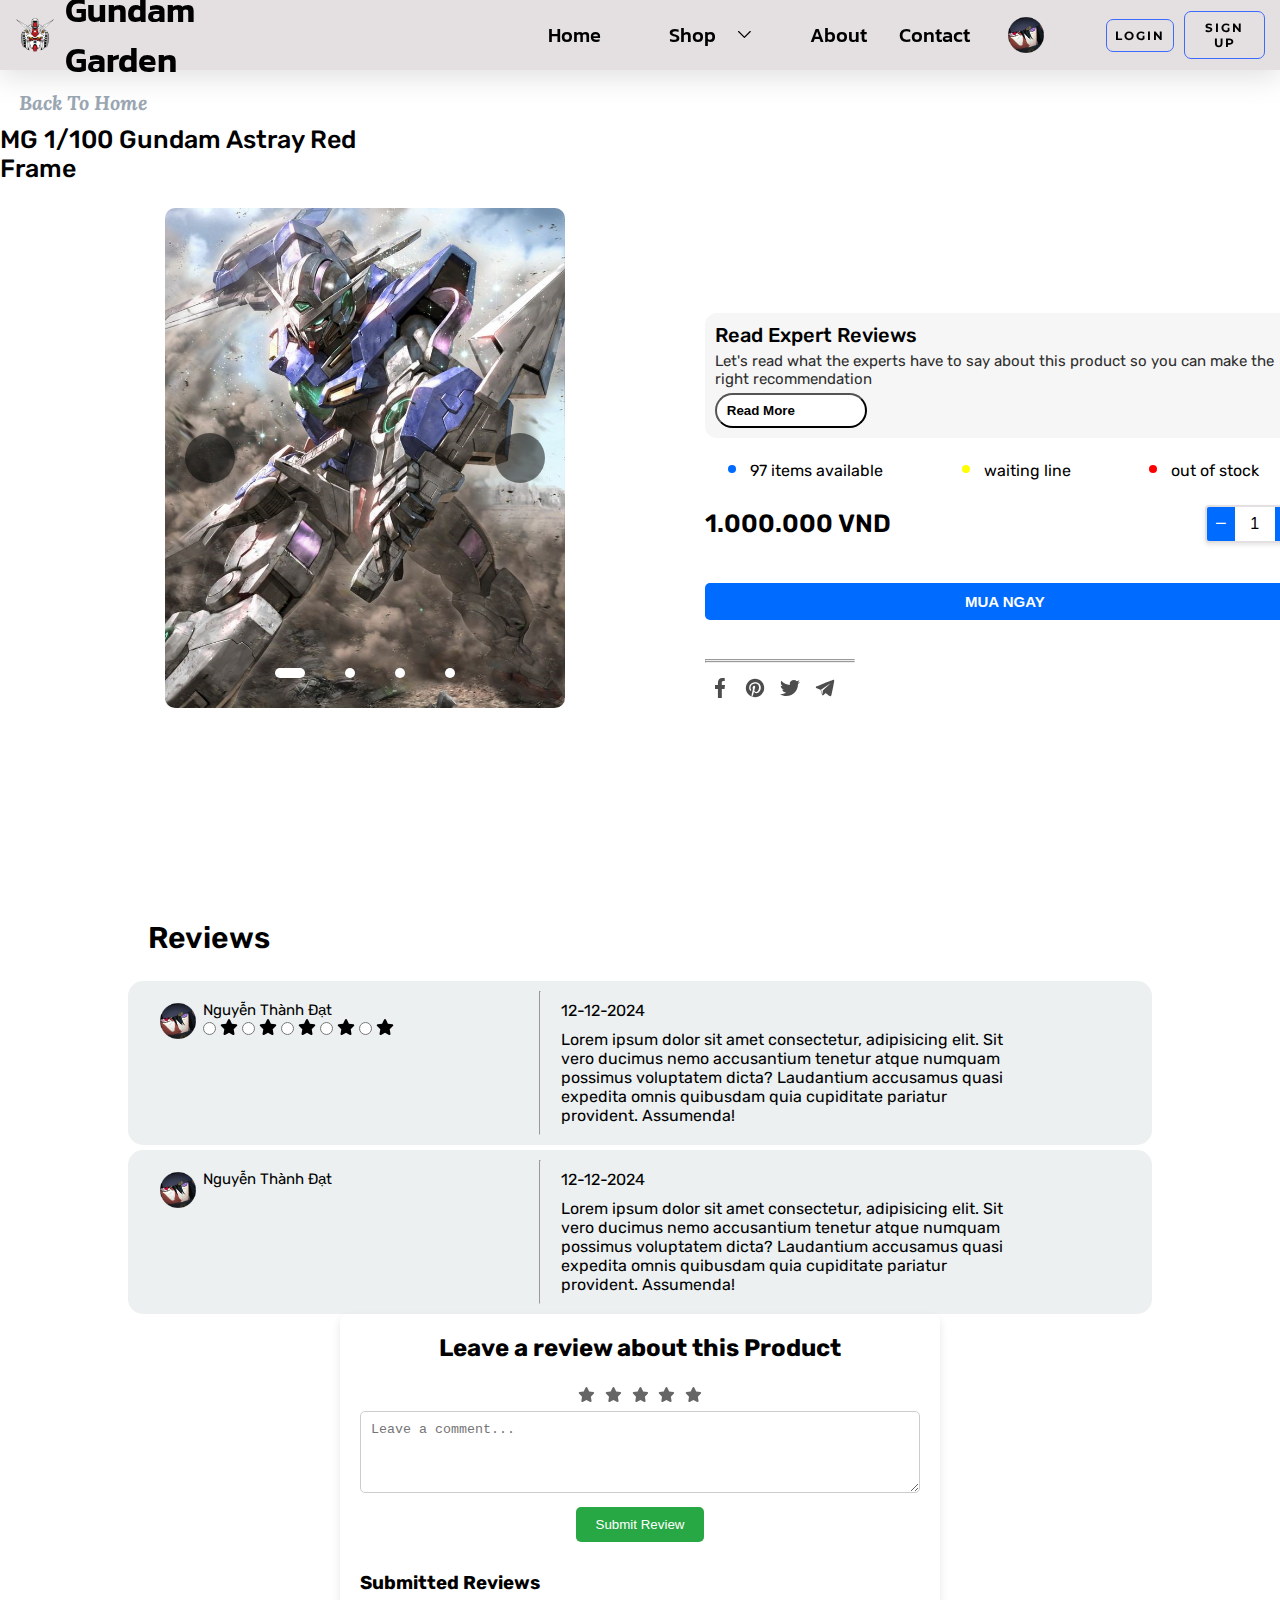
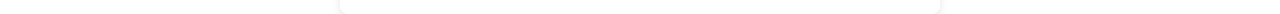
<file: frontend/html/detail-products.html>
<!DOCTYPE html>
<html lang="en">
<head>
    <meta charset="UTF-8">
    <meta name="viewport" content="width=device-width, initial-scale=1.0">
    <title>Green Garden</title>
    <!-- Favicon -->
    <link rel="icon" type="image/x-icon" href="/frontend/img/logo.png">
    <!-- Link css -->
    <link rel="stylesheet" href="/frontend/css/detail-products.css">
    <!-- Font AWESOME -->
    <link rel="stylesheet" href="https://cdnjs.cloudflare.com/ajax/libs/font-awesome/6.7.1/css/all.min.css" integrity="sha512-5Hs3dF2AEPkpNAR7UiOHba+lRSJNeM2ECkwxUIxC1Q/FLycGTbNapWXB4tP889k5T5Ju8fs4b1P5z/iB4nMfSQ==" crossorigin="anonymous" referrerpolicy="no-referrer" />
</head>
<body>
    <nav class="nav">
        <div class="container nav-container">
            <div class="nav-left">
                <a href="" class="nav-logo">
                    <img src="/frontend/img/logo.png" alt="" width="40px" height="40px">
                    <h1>Gundam Garden</h1>
                </a>
                <ul class="nav-list">
                    <li class="nav-item"><a href="#" class="nav-link active">Home</a></li>
                    <li class="nav-item">
                        <div class="menu-shop">
                            <div class="item-shop">
                              <a href="#" class="link-shop">
                                <span class="nav-link"> Shop </span>
                                <svg viewBox="0 0 360 360" xml:space="preserve">
                                  <g id="SVGRepo_iconCarrier">
                                    <path
                                      id="XMLID_225_"
                                      d="M325.607,79.393c-5.857-5.857-15.355-5.858-21.213,0.001l-139.39,139.393L25.607,79.393 c-5.857-5.857-15.355-5.858-21.213,0.001c-5.858,5.858-5.858,15.355,0,21.213l150.004,150c2.813,2.813,6.628,4.393,10.606,4.393 s7.794-1.581,10.606-4.394l149.996-150C331.465,94.749,331.465,85.251,325.607,79.393z"
                                    ></path>
                                  </g>
                                </svg>
                              </a>
                              <div class="submenu-shop">
                                <div class="submenu-item-shop">
                                  <a href="#" class="submenu-link-shop"> MG 1/100 </a>
                                </div>
                                <div class="submenu-item-shop">
                                  <a href="#" class="submenu-link-shop"> PG 1/60 </a>
                                </div>
                                <div class="submenu-item-shop">
                                  <a href="#" class="submenu-link-shop"> Metabuild / Chogokin </a>
                                </div>
                                <div class="submenu-item-shop">
                                  <a href="#" class="submenu-link-shop"> Zoids / Macross / Ohter</a>
                                </div>
                                <div class="submenu-item-shop">
                                    <a href="#" class="submenu-link-shop"> Tools & Phụ kiện</a>
                                  </div>
                              </div>
                            </div>
                          </div>
                    </li>
                    <li class="nav-item"><a href="#" class="nav-link">About</a></li>
                    <li class="nav-item"><a href="#" class="nav-link">Contact</a></li>
                </ul>    
            </div>
            <div class="nav-right">
                <div class="nav-right-icon">
                    <i class="fa-solid fa-cart-shopping"></i>
                    <div class="action-user">
                        <div class="profile" onclick="menuToggle();">
                            <img src="/frontend/img/ntd.png" />
                        </div>
                        <div class="menu-user">
                          <ul>
                            <li>
                                <svg viewBox="0 0 16 16" xmlns="http://www.w3.org/2000/svg" data-name="Layer 2"><path fill="#7D8590" d="m1.5 13v1a.5.5 0 0 0 .3379.4731 18.9718 18.9718 0 0 0 6.1621 1.0269 18.9629 18.9629 0 0 0 6.1621-1.0269.5.5 0 0 0 .3379-.4731v-1a6.5083 6.5083 0 0 0 -4.461-6.1676 3.5 3.5 0 1 0 -4.078 0 6.5083 6.5083 0 0 0 -4.461 6.1676zm4-9a2.5 2.5 0 1 1 2.5 2.5 2.5026 2.5026 0 0 1 -2.5-2.5zm2.5 3.5a5.5066 5.5066 0 0 1 5.5 5.5v.6392a18.08 18.08 0 0 1 -11 0v-.6392a5.5066 5.5066 0 0 1 5.5-5.5z"></path></svg>
                                <a href="#">My profile</a>
                            </li>
                            <li>
                                <svg width="20px" height="20px" viewBox="0 0 24 24" fill="none" xmlns="http://www.w3.org/2000/svg"><g id="SVGRepo_bgCarrier" stroke-width="0"></g><g id="SVGRepo_tracerCarrier" stroke-linecap="round" stroke-linejoin="round"></g><g id="SVGRepo_iconCarrier"> <path d="M3 7.2C3 6.07989 3 5.51984 3.21799 5.09202C3.40973 4.71569 3.71569 4.40973 4.09202 4.21799C4.51984 4 5.0799 4 6.2 4H17.8C18.9201 4 19.4802 4 19.908 4.21799C20.2843 4.40973 20.5903 4.71569 20.782 5.09202C21 5.51984 21 6.0799 21 7.2V20L17.6757 18.3378C17.4237 18.2118 17.2977 18.1488 17.1656 18.1044C17.0484 18.065 16.9277 18.0365 16.8052 18.0193C16.6672 18 16.5263 18 16.2446 18H6.2C5.07989 18 4.51984 18 4.09202 17.782C3.71569 17.5903 3.40973 17.2843 3.21799 16.908C3 16.4802 3 15.9201 3 14.8V7.2Z" stroke="#000000" stroke-width="2" stroke-linecap="round" stroke-linejoin="round"></path> </g></svg>
                                <a href="#">Inbox</a>
                            </li>
                            <li>
                                <svg id="Line" viewBox="0 0 32 32" xmlns="http://www.w3.org/2000/svg"><path fill="#7D8590" id="XMLID_1646_" d="m17.074 30h-2.148c-1.038 0-1.914-.811-1.994-1.846l-.125-1.635c-.687-.208-1.351-.484-1.985-.824l-1.246 1.067c-.788.677-1.98.631-2.715-.104l-1.52-1.52c-.734-.734-.78-1.927-.104-2.715l1.067-1.246c-.34-.635-.616-1.299-.824-1.985l-1.634-.125c-1.035-.079-1.846-.955-1.846-1.993v-2.148c0-1.038.811-1.914 1.846-1.994l1.635-.125c.208-.687.484-1.351.824-1.985l-1.068-1.247c-.676-.788-.631-1.98.104-2.715l1.52-1.52c.734-.734 1.927-.779 2.715-.104l1.246 1.067c.635-.34 1.299-.616 1.985-.824l.125-1.634c.08-1.034.956-1.845 1.994-1.845h2.148c1.038 0 1.914.811 1.994 1.846l.125 1.635c.687.208 1.351.484 1.985.824l1.246-1.067c.787-.676 1.98-.631 2.715.104l1.52 1.52c.734.734.78 1.927.104 2.715l-1.067 1.246c.34.635.616 1.299.824 1.985l1.634.125c1.035.079 1.846.955 1.846 1.993v2.148c0 1.038-.811 1.914-1.846 1.994l-1.635.125c-.208.687-.484 1.351-.824 1.985l1.067 1.246c.677.788.631 1.98-.104 2.715l-1.52 1.52c-.734.734-1.928.78-2.715.104l-1.246-1.067c-.635.34-1.299.616-1.985.824l-.125 1.634c-.079 1.035-.955 1.846-1.993 1.846zm-5.835-6.373c.848.53 1.768.912 2.734 1.135.426.099.739.462.772.898l.18 2.341 2.149-.001.18-2.34c.033-.437.347-.8.772-.898.967-.223 1.887-.604 2.734-1.135.371-.232.849-.197 1.181.089l1.784 1.529 1.52-1.52-1.529-1.784c-.285-.332-.321-.811-.089-1.181.53-.848.912-1.768 1.135-2.734.099-.426.462-.739.898-.772l2.341-.18h-.001v-2.148l-2.34-.18c-.437-.033-.8-.347-.898-.772-.223-.967-.604-1.887-1.135-2.734-.232-.37-.196-.849.089-1.181l1.529-1.784-1.52-1.52-1.784 1.529c-.332.286-.81.321-1.181.089-.848-.53-1.768-.912-2.734-1.135-.426-.099-.739-.462-.772-.898l-.18-2.341-2.148.001-.18 2.34c-.033.437-.347.8-.772.898-.967.223-1.887.604-2.734 1.135-.37.232-.849.197-1.181-.089l-1.785-1.529-1.52 1.52 1.529 1.784c.285.332.321.811.089 1.181-.53.848-.912 1.768-1.135 2.734-.099.426-.462.739-.898.772l-2.341.18.002 2.148 2.34.18c.437.033.8.347.898.772.223.967.604 1.887 1.135 2.734.232.37.196.849-.089 1.181l-1.529 1.784 1.52 1.52 1.784-1.529c.332-.287.813-.32 1.18-.089z"></path><path id="XMLID_1645_" fill="#7D8590" d="m16 23c-3.859 0-7-3.141-7-7s3.141-7 7-7 7 3.141 7 7-3.141 7-7 7zm0-12c-2.757 0-5 2.243-5 5s2.243 5 5 5 5-2.243 5-5-2.243-5-5-5z"></path></svg>
                                <a href="#">Setting</a>
                            </li>
                            <li>
                                <svg width="20px" height="20px" viewBox="0 0 24 24" fill="none" xmlns="http://www.w3.org/2000/svg"><g id="SVGRepo_bgCarrier" stroke-width="0"></g><g id="SVGRepo_tracerCarrier" stroke-linecap="round" stroke-linejoin="round"></g><g id="SVGRepo_iconCarrier"> <path fill-rule="evenodd" clip-rule="evenodd" d="M12 19.5C16.1421 19.5 19.5 16.1421 19.5 12C19.5 7.85786 16.1421 4.5 12 4.5C7.85786 4.5 4.5 7.85786 4.5 12C4.5 16.1421 7.85786 19.5 12 19.5ZM12 21C16.9706 21 21 16.9706 21 12C21 7.02944 16.9706 3 12 3C7.02944 3 3 7.02944 3 12C3 16.9706 7.02944 21 12 21ZM12.75 15V16.5H11.25V15H12.75ZM10.5 10.4318C10.5 9.66263 11.1497 9 12 9C12.8503 9 13.5 9.66263 13.5 10.4318C13.5 10.739 13.3151 11.1031 12.9076 11.5159C12.5126 11.9161 12.0104 12.2593 11.5928 12.5292L11.25 12.7509V14.25H12.75V13.5623C13.1312 13.303 13.5828 12.9671 13.9752 12.5696C14.4818 12.0564 15 11.3296 15 10.4318C15 8.79103 13.6349 7.5 12 7.5C10.3651 7.5 9 8.79103 9 10.4318H10.5Z" fill="#080341"></path> </g></svg>
                                <a href="#">Help</a></li>
                            <li>
                                <svg width="20px" height="20px" viewBox="0 0 24 24" fill="none" xmlns="http://www.w3.org/2000/svg"><g id="SVGRepo_bgCarrier" stroke-width="0"></g><g id="SVGRepo_tracerCarrier" stroke-linecap="round" stroke-linejoin="round"></g><g id="SVGRepo_iconCarrier"> <path d="M21 12L13 12" stroke="#323232" stroke-width="2" stroke-linecap="round" stroke-linejoin="round"></path> <path d="M18 15L20.913 12.087V12.087C20.961 12.039 20.961 11.961 20.913 11.913V11.913L18 9" stroke="#323232" stroke-width="2" stroke-linecap="round" stroke-linejoin="round"></path> <path d="M16 5V4.5V4.5C16 3.67157 15.3284 3 14.5 3H5C3.89543 3 3 3.89543 3 5V19C3 20.1046 3.89543 21 5 21H14.5C15.3284 21 16 20.3284 16 19.5V19.5V19" stroke="#323232" stroke-width="2" stroke-linecap="round" stroke-linejoin="round"></path> </g></svg><a href="#">Logout</a>
                            </li>
                          </ul>
                        </div>
                    </div>
                </div>
                <div class="btn">
                    <div class="btn-login">
                        <button class="login"><a href="#" class="text-btn">Login</a></button>
                    </div>
                    <div class="btn-signup">
                        <button class="signup"><a href="#" class="text-btn">Sign Up</a></button>
                    </div>
                </div>
            </div>
        </div>
    </nav>
    <section class="section-1">
        <div class="back-home-btn">
            <button class="back-btn">
                <i class="fa-solid fa-arrow-left"></i>
                <p>Back To Home</p>
            </button>
        </div>
        <div class="product-s1">
            <div class="left-s1">
                <div class="title">
                    <h1>MG 1/100 Gundam Astray Red Frame</h1>
                </div>
                <div class="left-img-s1">
                    <div class="img-product">
                        <div class="list">
                            <div class="item">
                                <img src="/frontend/img/g1.jpg" alt="">
                            </div>
                            <div class="item">
                                <img src="/frontend/img/g2.jpg" alt="">
                            </div>
                            <div class="item">
                                <img src="/frontend/img/g3.jpg" alt="">
                            </div>
                            <div class="item">
                                <img src="/frontend/img/g4.jpg" alt="">
                            </div>
                        </div>
                        <div class="button">
                            <button id="prev"><i class="fas fa-chevron-left"></i></button>
                            <button id="next"><i class="fas fa-chevron-right"></i></button>
                        </div>
                        <ul class="dots">
                            <li class="active"></li>
                            <li></li>
                            <li></li>
                            <li></li>
                        </ul>
                    </div>
                </div>
            </div>
            <div class="right-s1">
                <div class="review-product-s1">
                    <h3>Read Expert Reviews</h3>
                    <p>Let's read what the experts have to say about this product so you can make the right recommendation</p>
                    <button class="btn-review">
                        <span>Read More</span>
                        <i class="fa-solid fa-arrow-right"></i>
                    </button>
                </div>
                <div class="buying">
                    <!-- <div class="rating-number">
                        <div class="star">
                            <div class="radio">
                            <input id="rating-5" type="radio" name="rating" value="5" />
                            <label for="rating-5" title="5 stars">
                                <svg viewBox="0 0 576 512" height="1em" xmlns="http://www.w3.org/2000/svg">
                                <path
                                    d="M316.9 18C311.6 7 300.4 0 288.1 0s-23.4 7-28.8 18L195 150.3 51.4 171.5c-12 1.8-22 10.2-25.7 21.7s-.7 24.2 7.9 32.7L137.8 329 113.2 474.7c-2 12 3 24.2 12.9 31.3s23 8 33.8 2.3l128.3-68.5 128.3 68.5c10.8 5.7 23.9 4.9 33.8-2.3s14.9-19.3 12.9-31.3L438.5 329 542.7 225.9c8.6-8.5 11.7-21.2 7.9-32.7s-13.7-19.9-25.7-21.7L381.2 150.3 316.9 18z"
                                ></path>
                                </svg>
                            </label>
    
                            <input id="rating-4" type="radio" name="rating" value="4" />
                            <label for="rating-4" title="4 stars">
                                <svg viewBox="0 0 576 512" height="1em" xmlns="http://www.w3.org/2000/svg">
                                <path
                                    d="M316.9 18C311.6 7 300.4 0 288.1 0s-23.4 7-28.8 18L195 150.3 51.4 171.5c-12 1.8-22 10.2-25.7 21.7s-.7 24.2 7.9 32.7L137.8 329 113.2 474.7c-2 12 3 24.2 12.9 31.3s23 8 33.8 2.3l128.3-68.5 128.3 68.5c10.8 5.7 23.9 4.9 33.8-2.3s14.9-19.3 12.9-31.3L438.5 329 542.7 225.9c8.6-8.5 11.7-21.2 7.9-32.7s-13.7-19.9-25.7-21.7L381.2 150.3 316.9 18z"
                                ></path>
                                </svg>
                            </label>
    
                            <input id="rating-3" type="radio" name="rating" value="3" />
                            <label for="rating-3" title="3 stars">
                                <svg viewBox="0 0 576 512" height="1em" xmlns="http://www.w3.org/2000/svg">
                                <path
                                    d="M316.9 18C311.6 7 300.4 0 288.1 0s-23.4 7-28.8 18L195 150.3 51.4 171.5c-12 1.8-22 10.2-25.7 21.7s-.7 24.2 7.9 32.7L137.8 329 113.2 474.7c-2 12 3 24.2 12.9 31.3s23 8 33.8 2.3l128.3-68.5 128.3 68.5c10.8 5.7 23.9 4.9 33.8-2.3s14.9-19.3 12.9-31.3L438.5 329 542.7 225.9c8.6-8.5 11.7-21.2 7.9-32.7s-13.7-19.9-25.7-21.7L381.2 150.3 316.9 18z"
                                ></path>
                                </svg>
                            </label>
    
                            <input id="rating-2" type="radio" name="rating" value="2" />
                            <label for="rating-2" title="2 stars">
                                <svg viewBox="0 0 576 512" height="1em" xmlns="http://www.w3.org/2000/svg">
                                <path
                                    d="M316.9 18C311.6 7 300.4 0 288.1 0s-23.4 7-28.8 18L195 150.3 51.4 171.5c-12 1.8-22 10.2-25.7 21.7s-.7 24.2 7.9 32.7L137.8 329 113.2 474.7c-2 12 3 24.2 12.9 31.3s23 8 33.8 2.3l128.3-68.5 128.3 68.5c10.8 5.7 23.9 4.9 33.8-2.3s14.9-19.3 12.9-31.3L438.5 329 542.7 225.9c8.6-8.5 11.7-21.2 7.9-32.7s-13.7-19.9-25.7-21.7L381.2 150.3 316.9 18z"
                                ></path>
                                </svg>
                            </label>
    
                            <input id="rating-1" type="radio" name="rating" value="1" />
                            <label for="rating-1" title="1 star">
                                <svg viewBox="0 0 576 512" height="1em" xmlns="http://www.w3.org/2000/svg">
                                <path
                                    d="M316.9 18C311.6 7 300.4 0 288.1 0s-23.4 7-28.8 18L195 150.3 51.4 171.5c-12 1.8-22 10.2-25.7 21.7s-.7 24.2 7.9 32.7L137.8 329 113.2 474.7c-2 12 3 24.2 12.9 31.3s23 8 33.8 2.3l128.3-68.5 128.3 68.5c10.8 5.7 23.9 4.9 33.8-2.3s14.9-19.3 12.9-31.3L438.5 329 542.7 225.9c8.6-8.5 11.7-21.2 7.9-32.7s-13.7-19.9-25.7-21.7L381.2 150.3 316.9 18z"
                                ></path>
                                </svg>
                            </label>
                            </div>
                            <div class="radio-content">
                                <p>(đánh giá)</p>
                                <div class="number-of-selling">| 26 đã bán</div>
                            </div>
                        </div>
                    </div> -->
                    <div class="status">
                        <ul class="availabe-items">
                            <li>97 items available</li>
                        </ul>
                        <ul class="waiting-items">
                            <li>waiting line</li>
                        </ul>
                        <ul class="closed-items">
                            <li>out of stock</li>
                        </ul>
                    </div>
                    <div class="price">
                        <span class="real-price" style="display: none;">1.500.000 VND</span>
                        <span class="discount-price">1.000.000 VND</span>
                        
                        <div class="quantity">
                            <button class="minus" aria-label="Decrease">&minus;</button>
                            <input type="number" class="input-box" value="1" min="1" max="10">
                            <button class="plus" aria-label="Increase">&plus;</button>
                        </div>
                    </div>
                    
                    <div class="btn-buy">
                        <button class="btn-buy-product">Mua ngay</button>
                    </div>
                    <br>    <hr width="150px">
                    <hr width="150px">
                    <div class="social-share-product">
                        <ul class="example-2">
                        <li class="icon-content">
                            <a
                            data-social="spotify"
                            aria-label="Spotify"
                            href="https://www.spotify.com/"
                            >
                            <div class="filled"></div>
                            <svg width="64px" height="64px" viewBox="-5 0 20 20" version="1.1" xmlns="http://www.w3.org/2000/svg" xmlns:xlink="http://www.w3.org/1999/xlink" fill="#ffffff"><g id="SVGRepo_bgCarrier" stroke-width="0"></g><g id="SVGRepo_tracerCarrier" stroke-linecap="round" stroke-linejoin="round"></g><g id="SVGRepo_iconCarrier"> <title>facebook [#ffffff]</title> <desc>Created with Sketch.</desc> <defs> </defs> <g id="Page-1" stroke="none" stroke-width="1" fill="none" fill-rule="evenodd"> <g id="Dribbble-Light-Preview" transform="translate(-385.000000, -7399.000000)" fill="currentColor"> <g id="icons" transform="translate(56.000000, 160.000000)"> <path d="M335.821282,7259 L335.821282,7250 L338.553693,7250 L339,7246 L335.821282,7246 L335.821282,7244.052 C335.821282,7243.022 335.847593,7242 337.286884,7242 L338.744689,7242 L338.744689,7239.14 C338.744689,7239.097 337.492497,7239 336.225687,7239 C333.580004,7239 331.923407,7240.657 331.923407,7243.7 L331.923407,7246 L329,7246 L329,7250 L331.923407,7250 L331.923407,7259 L335.821282,7259 Z" id="facebook-[#ffffff]"> </path> </g> </g> </g> </g></svg>
                            </a>
                            <div class="tooltip">Facebook</div>
                        </li>
                        <li class="icon-content">
                            <a
                            data-social="pinterest"
                            aria-label="Pinterest"
                            href="https://www.pinterest.com/"
                            >
                            <div class="filled"></div>
                            <svg xml:space="preserve" viewBox="0 0 100 100" version="1.1">
                                <path
                                fill="currentColor"
                                d="M83,17.8C74.5,8.9,63.4,4.3,50,4.1C37.7,4.2,26.8,8.6,17.9,17.3C8.9,26,4.3,37,4.1,50c0,0,0,0,0,0c0,9.1,2.5,17.4,7.4,24.9  c4.9,7.4,11.6,13.2,20.1,17.1c0.3,0.1,0.7,0.1,1-0.1c0.3-0.2,0.5-0.5,0.5-0.8l0-4.9c0.1-2.1,0.7-5.3,1.7-9.5c1-4,1.7-6.7,1.9-7.6  c0.7-3,1.7-7.2,3-12.6c0.1-0.2,0-0.5-0.1-0.7c-0.4-0.8-1-2.6-1.5-6.6c0.1-2.7,0.8-5.2,2.1-7.3c1.2-2,3.1-3.1,5.7-3.5  c2,0.1,4.7,0.8,5.1,5.9c-0.1,1.8-0.8,4.5-1.9,8.1c-1.2,3.8-1.9,6.3-2.1,7.6c-0.7,2.5-0.2,4.8,1.5,6.8c1.6,1.9,3.8,2.9,6.5,3.1  c4.3-0.1,8.1-2.6,11.2-7.5c1.7-3,2.9-6.3,3.5-9.7c0.7-3.4,0.7-7.1,0-10.8c-0.7-3.8-2.2-7.1-4.5-9.8c0,0-0.1-0.1-0.1-0.1  c-4.3-3.7-9.5-5.3-15.6-5c-6,0.4-11.3,2.6-15.9,6.6c-2.9,3.2-4.8,7.1-5.7,11.6c-0.9,4.6,0,9.1,2.6,13.3c0.3,0.5,0.5,0.8,0.6,1  c0,0.3,0,1-0.5,2.8c-0.5,1.8-0.9,2.2-0.9,2.2c0,0-0.1,0-0.1,0.1c0,0-0.2,0-0.4-0.1c-2.2-1-3.9-2.4-5.2-4.2c-1.3-1.9-2.1-4-2.5-6.3  c-0.3-2.5-0.4-5-0.3-7.5c0.2-2.5,0.7-5.1,1.4-7.7c3-6.9,8.5-11.9,16.3-14.8c7.8-2.9,16-3.2,24.3-0.8c6.5,2.8,11,7.4,13.6,13.7  c2.5,6.4,2.8,13.4,0.8,20.8c-2.2,7.1-6.4,12.4-12.1,15.7c-5.6,2.8-10.8,3-15.7,0.7c-1.8-1.1-3.1-2.3-3.9-3.5c-0.2-0.3-0.6-0.5-1-0.5  c-0.4,0.1-0.7,0.3-0.8,0.7c-0.7,2.7-1.3,4.7-1.6,6.2c-1.4,5.4-2.6,9.2-3.4,11c-0.8,1.6-1.6,3.1-2.4,4.3c-0.2,0.3-0.2,0.6-0.1,0.9  s0.3,0.5,0.6,0.6c4.3,1.3,8.7,2,13,2c12.4-0.1,23.2-4.6,32.1-13.4C91.1,73.9,95.8,62.9,96,50C95.9,37.5,91.5,26.7,83,17.8z"
                                ></path>
                            </svg>
                            </a>
                            <div class="tooltip">Pinterest</div>
                        </li>
                        <li class="icon-content">
                            <a
                            data-social="dribbble"
                            aria-label="Dribbble"
                            href="https://dribbble.com/"
                            >
                            <div class="filled"></div>
                            <svg width="64px" height="64px" viewBox="0 -2 20 20" version="1.1" xmlns="http://www.w3.org/2000/svg" xmlns:xlink="http://www.w3.org/1999/xlink" fill="#000000"><g id="SVGRepo_bgCarrier" stroke-width="0"></g><g id="SVGRepo_tracerCarrier" stroke-linecap="round" stroke-linejoin="round"></g><g id="SVGRepo_iconCarrier"> <title>twitter [#154]</title> <desc>Created with Sketch.</desc> <defs> </defs> <g id="Page-1" stroke="none" stroke-width="1" fill="none" fill-rule="evenodd"> <g id="Dribbble-Light-Preview" transform="translate(-60.000000, -7521.000000)" fill="currentColor"> <g id="icons" transform="translate(56.000000, 160.000000)"> <path d="M10.29,7377 C17.837,7377 21.965,7370.84365 21.965,7365.50546 C21.965,7365.33021 21.965,7365.15595 21.953,7364.98267 C22.756,7364.41163 23.449,7363.70276 24,7362.8915 C23.252,7363.21837 22.457,7363.433 21.644,7363.52751 C22.5,7363.02244 23.141,7362.2289 23.448,7361.2926 C22.642,7361.76321 21.761,7362.095 20.842,7362.27321 C19.288,7360.64674 16.689,7360.56798 15.036,7362.09796 C13.971,7363.08447 13.518,7364.55538 13.849,7365.95835 C10.55,7365.79492 7.476,7364.261 5.392,7361.73762 C4.303,7363.58363 4.86,7365.94457 6.663,7367.12996 C6.01,7367.11125 5.371,7366.93797 4.8,7366.62489 L4.8,7366.67608 C4.801,7368.5989 6.178,7370.2549 8.092,7370.63591 C7.488,7370.79836 6.854,7370.82199 6.24,7370.70483 C6.777,7372.35099 8.318,7373.47829 10.073,7373.51078 C8.62,7374.63513 6.825,7375.24554 4.977,7375.24358 C4.651,7375.24259 4.325,7375.22388 4,7375.18549 C5.877,7376.37088 8.06,7377 10.29,7376.99705" id="twitter-[#154]"> </path> </g> </g> </g> </g></svg>
                            </a>
                            <div class="tooltip">Twitter</div>
                        </li>
                        <li class="icon-content">
                            <a
                            data-social="telegram"
                            aria-label="Telegram"
                            href="https://telegram.org/"
                            >
                            <div class="filled"></div>
                            <svg viewBox="0 0 100 100" version="1.1">
                                <path
                                fill="currentColor"
                                d="M95,9.9c-1.3-1.1-3.4-1.2-7-0.1c0,0,0,0,0,0c-2.5,0.8-24.7,9.2-44.3,17.3c-17.6,7.3-31.9,13.7-33.6,14.5  c-1.9,0.6-6,2.4-6.2,5.2c-0.1,1.8,1.4,3.4,4.3,4.7c3.1,1.6,16.8,6.2,19.7,7.1c1,3.4,6.9,23.3,7.2,24.5c0.4,1.8,1.6,2.8,2.2,3.2  c0.1,0.1,0.3,0.3,0.5,0.4c0.3,0.2,0.7,0.3,1.2,0.3c0.7,0,1.5-0.3,2.2-0.8c3.7-3,10.1-9.7,11.9-11.6c7.9,6.2,16.5,13.1,17.3,13.9  c0,0,0.1,0.1,0.1,0.1c1.9,1.6,3.9,2.5,5.7,2.5c0.6,0,1.2-0.1,1.8-0.3c2.1-0.7,3.6-2.7,4.1-5.4c0-0.1,0.1-0.5,0.3-1.2  c3.4-14.8,6.1-27.8,8.3-38.7c2.1-10.7,3.8-21.2,4.8-26.8c0.2-1.4,0.4-2.5,0.5-3.2C96.3,13.5,96.5,11.2,95,9.9z M30,58.3l47.7-31.6  c0.1-0.1,0.3-0.2,0.4-0.3c0,0,0,0,0,0c0.1,0,0.1-0.1,0.2-0.1c0.1,0,0.1,0,0.2-0.1c-0.1,0.1-0.2,0.4-0.4,0.6L66,38.1  c-8.4,7.7-19.4,17.8-26.7,24.4c0,0,0,0,0,0.1c0,0-0.1,0.1-0.1,0.1c0,0,0,0.1-0.1,0.1c0,0.1,0,0.1-0.1,0.2c0,0,0,0.1,0,0.1  c0,0,0,0,0,0.1c-0.5,5.6-1.4,15.2-1.8,19.5c0,0,0,0,0-0.1C36.8,81.4,31.2,62.3,30,58.3z"
                                ></path>
                            </svg>
                            </a>
                            <div class="tooltip">Telegram</div>
                        </li>
                        </ul>
    
                    </div>
                </div>
            </div>
        </div>
    </section>
    <section class="section-2" id="section-2">
        <h1>Reviews</h1>
        <div class="review-cmt">
            <div class="left-review">
                <div class="img-user-review">
                    <img src="../img/ntd.png" alt="">
                </div>
                <div class="info-user-review">
                    <p>Nguyễn Thành Đạt</p>
                    <div class="star">
                        <div class="radio">
                        <input id="rating-5" type="radio" name="rating" value="5" />
                        <label for="rating-5" title="5 stars">
                            <svg viewBox="0 0 576 512" height="1em" xmlns="http://www.w3.org/2000/svg">
                            <path
                                d="M316.9 18C311.6 7 300.4 0 288.1 0s-23.4 7-28.8 18L195 150.3 51.4 171.5c-12 1.8-22 10.2-25.7 21.7s-.7 24.2 7.9 32.7L137.8 329 113.2 474.7c-2 12 3 24.2 12.9 31.3s23 8 33.8 2.3l128.3-68.5 128.3 68.5c10.8 5.7 23.9 4.9 33.8-2.3s14.9-19.3 12.9-31.3L438.5 329 542.7 225.9c8.6-8.5 11.7-21.2 7.9-32.7s-13.7-19.9-25.7-21.7L381.2 150.3 316.9 18z"
                            ></path>
                            </svg>
                        </label>

                        <input id="rating-4" type="radio" name="rating" value="4" />
                        <label for="rating-4" title="4 stars">
                            <svg viewBox="0 0 576 512" height="1em" xmlns="http://www.w3.org/2000/svg">
                            <path
                                d="M316.9 18C311.6 7 300.4 0 288.1 0s-23.4 7-28.8 18L195 150.3 51.4 171.5c-12 1.8-22 10.2-25.7 21.7s-.7 24.2 7.9 32.7L137.8 329 113.2 474.7c-2 12 3 24.2 12.9 31.3s23 8 33.8 2.3l128.3-68.5 128.3 68.5c10.8 5.7 23.9 4.9 33.8-2.3s14.9-19.3 12.9-31.3L438.5 329 542.7 225.9c8.6-8.5 11.7-21.2 7.9-32.7s-13.7-19.9-25.7-21.7L381.2 150.3 316.9 18z"
                            ></path>
                            </svg>
                        </label>

                        <input id="rating-3" type="radio" name="rating" value="3" />
                        <label for="rating-3" title="3 stars">
                            <svg viewBox="0 0 576 512" height="1em" xmlns="http://www.w3.org/2000/svg">
                            <path
                                d="M316.9 18C311.6 7 300.4 0 288.1 0s-23.4 7-28.8 18L195 150.3 51.4 171.5c-12 1.8-22 10.2-25.7 21.7s-.7 24.2 7.9 32.7L137.8 329 113.2 474.7c-2 12 3 24.2 12.9 31.3s23 8 33.8 2.3l128.3-68.5 128.3 68.5c10.8 5.7 23.9 4.9 33.8-2.3s14.9-19.3 12.9-31.3L438.5 329 542.7 225.9c8.6-8.5 11.7-21.2 7.9-32.7s-13.7-19.9-25.7-21.7L381.2 150.3 316.9 18z"
                            ></path>
                            </svg>
                        </label>

                        <input id="rating-2" type="radio" name="rating" value="2" />
                        <label for="rating-2" title="2 stars">
                            <svg viewBox="0 0 576 512" height="1em" xmlns="http://www.w3.org/2000/svg">
                            <path
                                d="M316.9 18C311.6 7 300.4 0 288.1 0s-23.4 7-28.8 18L195 150.3 51.4 171.5c-12 1.8-22 10.2-25.7 21.7s-.7 24.2 7.9 32.7L137.8 329 113.2 474.7c-2 12 3 24.2 12.9 31.3s23 8 33.8 2.3l128.3-68.5 128.3 68.5c10.8 5.7 23.9 4.9 33.8-2.3s14.9-19.3 12.9-31.3L438.5 329 542.7 225.9c8.6-8.5 11.7-21.2 7.9-32.7s-13.7-19.9-25.7-21.7L381.2 150.3 316.9 18z"
                            ></path>
                            </svg>
                        </label>

                        <input id="rating-1" type="radio" name="rating" value="1" />
                        <label for="rating-1" title="1 star">
                            <svg viewBox="0 0 576 512" height="1em" xmlns="http://www.w3.org/2000/svg">
                            <path
                                d="M316.9 18C311.6 7 300.4 0 288.1 0s-23.4 7-28.8 18L195 150.3 51.4 171.5c-12 1.8-22 10.2-25.7 21.7s-.7 24.2 7.9 32.7L137.8 329 113.2 474.7c-2 12 3 24.2 12.9 31.3s23 8 33.8 2.3l128.3-68.5 128.3 68.5c10.8 5.7 23.9 4.9 33.8-2.3s14.9-19.3 12.9-31.3L438.5 329 542.7 225.9c8.6-8.5 11.7-21.2 7.9-32.7s-13.7-19.9-25.7-21.7L381.2 150.3 316.9 18z"
                            ></path>
                            </svg>
                        </label>
                        </div>
                    </div>
                </div>
            </div>
            <hr>
            <div class="right-review">
                <div class="date-review">
                    <p>12-12-2024</p>
                </div>
                <div class="comment-review">
                    <p>Lorem ipsum dolor sit amet consectetur, adipisicing elit. Sit vero ducimus nemo accusantium tenetur atque numquam possimus voluptatem dicta? Laudantium accusamus quasi expedita omnis quibusdam quia cupiditate pariatur provident. Assumenda!</p>
                </div>
            </div> 
        </div>
        <div class="review-cmt">
            <div class="left-review">
                <div class="img-user-review">
                    <img src="../img/ntd.png" alt="">
                </div>
                <div class="info-user-review">
                    <p>Nguyễn Thành Đạt</p>
                    <div class="star-rating-count">
                        <span class="fa fa-star checked"></span>
                        <span class="fa fa-star checked"></span>
                        <span class="fa fa-star checked"></span>
                        <span class="fa fa-star"></span>
                        <span class="fa fa-star"></span>
                    </div>
                </div>
            </div>
            <hr>
            <div class="right-review">
                <div class="date-review">
                    <p>12-12-2024</p>
                </div>
                <div class="comment-review">
                    <p>Lorem ipsum dolor sit amet consectetur, adipisicing elit. Sit vero ducimus nemo accusantium tenetur atque numquam possimus voluptatem dicta? Laudantium accusamus quasi expedita omnis quibusdam quia cupiditate pariatur provident. Assumenda!</p>
                </div>
            </div> 
        </div>

        <!-- Comment Reivewer -->
        <div class="product-review">
            <div class="header-product-review">
                <h2>Leave a review about this Product</h2>
            
            <!-- Rating Section -->
            <div class="star-cmt">
                <div class="radio-cmt">
                <input id="rating-5" type="radio" name="rating" value="5" />
                <label for="rating-5" title="5 stars">
                    <svg viewBox="0 0 576 512" height="1em" xmlns="http://www.w3.org/2000/svg">
                    <path
                        d="M316.9 18C311.6 7 300.4 0 288.1 0s-23.4 7-28.8 18L195 150.3 51.4 171.5c-12 1.8-22 10.2-25.7 21.7s-.7 24.2 7.9 32.7L137.8 329 113.2 474.7c-2 12 3 24.2 12.9 31.3s23 8 33.8 2.3l128.3-68.5 128.3 68.5c10.8 5.7 23.9 4.9 33.8-2.3s14.9-19.3 12.9-31.3L438.5 329 542.7 225.9c8.6-8.5 11.7-21.2 7.9-32.7s-13.7-19.9-25.7-21.7L381.2 150.3 316.9 18z"
                    ></path>
                    </svg>
                </label>

                <input id="rating-4" type="radio" name="rating" value="4" />
                <label for="rating-4" title="4 stars">
                    <svg viewBox="0 0 576 512" height="1em" xmlns="http://www.w3.org/2000/svg">
                    <path
                        d="M316.9 18C311.6 7 300.4 0 288.1 0s-23.4 7-28.8 18L195 150.3 51.4 171.5c-12 1.8-22 10.2-25.7 21.7s-.7 24.2 7.9 32.7L137.8 329 113.2 474.7c-2 12 3 24.2 12.9 31.3s23 8 33.8 2.3l128.3-68.5 128.3 68.5c10.8 5.7 23.9 4.9 33.8-2.3s14.9-19.3 12.9-31.3L438.5 329 542.7 225.9c8.6-8.5 11.7-21.2 7.9-32.7s-13.7-19.9-25.7-21.7L381.2 150.3 316.9 18z"
                    ></path>
                    </svg>
                </label>

                <input id="rating-3" type="radio" name="rating" value="3" />
                <label for="rating-3" title="3 stars">
                    <svg viewBox="0 0 576 512" height="1em" xmlns="http://www.w3.org/2000/svg">
                    <path
                        d="M316.9 18C311.6 7 300.4 0 288.1 0s-23.4 7-28.8 18L195 150.3 51.4 171.5c-12 1.8-22 10.2-25.7 21.7s-.7 24.2 7.9 32.7L137.8 329 113.2 474.7c-2 12 3 24.2 12.9 31.3s23 8 33.8 2.3l128.3-68.5 128.3 68.5c10.8 5.7 23.9 4.9 33.8-2.3s14.9-19.3 12.9-31.3L438.5 329 542.7 225.9c8.6-8.5 11.7-21.2 7.9-32.7s-13.7-19.9-25.7-21.7L381.2 150.3 316.9 18z"
                    ></path>
                    </svg>
                </label>

                <input id="rating-2" type="radio" name="rating" value="2" />
                <label for="rating-2" title="2 stars">
                    <svg viewBox="0 0 576 512" height="1em" xmlns="http://www.w3.org/2000/svg">
                    <path
                        d="M316.9 18C311.6 7 300.4 0 288.1 0s-23.4 7-28.8 18L195 150.3 51.4 171.5c-12 1.8-22 10.2-25.7 21.7s-.7 24.2 7.9 32.7L137.8 329 113.2 474.7c-2 12 3 24.2 12.9 31.3s23 8 33.8 2.3l128.3-68.5 128.3 68.5c10.8 5.7 23.9 4.9 33.8-2.3s14.9-19.3 12.9-31.3L438.5 329 542.7 225.9c8.6-8.5 11.7-21.2 7.9-32.7s-13.7-19.9-25.7-21.7L381.2 150.3 316.9 18z"
                    ></path>
                    </svg>
                </label>

                <input id="rating-1" type="radio" name="rating" value="1" />
                <label for="rating-1" title="1 star">
                    <svg viewBox="0 0 576 512" height="1em" xmlns="http://www.w3.org/2000/svg">
                    <path
                        d="M316.9 18C311.6 7 300.4 0 288.1 0s-23.4 7-28.8 18L195 150.3 51.4 171.5c-12 1.8-22 10.2-25.7 21.7s-.7 24.2 7.9 32.7L137.8 329 113.2 474.7c-2 12 3 24.2 12.9 31.3s23 8 33.8 2.3l128.3-68.5 128.3 68.5c10.8 5.7 23.9 4.9 33.8-2.3s14.9-19.3 12.9-31.3L438.5 329 542.7 225.9c8.6-8.5 11.7-21.2 7.9-32.7s-13.7-19.9-25.7-21.7L381.2 150.3 316.9 18z"
                    ></path>
                    </svg>
                </label>
                </div>
            </div>
            </div>
            
            <!-- Comment Section -->
            <div class="comment-section">
              <textarea id="comment" placeholder="Leave a comment..." rows="4"></textarea>
              <button onclick="submitReview()">Submit Review</button>
            </div>
            
            <!-- Display Submitted Reviews -->
            <div id="reviews-list">
              <h3>Submitted Reviews</h3>
            </div>
          </div>

        <!-- Comment Reviewer -->

    </section>
    <script>

        async function addToCart(){
            const response = await fetch("http://localhost:8080/DAWEBB/api/order/add");
            const comments = await response.json();
            console.log("run load comment"+response)
            orders.forEach(function(order){
                
            })
        }


        function setRating(value) {
            // Reset all radio buttons
            const radios = document.querySelectorAll('input[name="rating"]');
            radios.forEach(radio => radio.checked = false);

            // Set the radio button corresponding to the value
            const selectedRadio = document.querySelector(`input[name="rating"][value="${value}"]`);
            if (selectedRadio) {
                selectedRadio.checked = true;
            }

            console.log("Selected Rating: " + value);
        }

        async function loadComment(){
            let id_num = ${id};
            const response = await fetch("http://localhost:8080/DAWEBB/api/product/rating?id=" + id);
              const comments = await response.json();
              console.log("run load comment"+response)
              comments.forEach(function(comment) {
                  console.log("Comments:", comment);
                // Creating the review container
                  const reviewContainer = document.createElement('div');
                  reviewContainer.classList.add('review-cmt');
    
                  // Creating the left part of the review
                  const leftReview = document.createElement('div');
                  leftReview.classList.add('left-review');
    
                  // Creating the image container for the user
                  const imgUserReview = document.createElement('div');
                  imgUserReview.classList.add('img-user-review');
                  const userImage = document.createElement('img');
                  userImage.src = comment.img;
                  userImage.alt = '';
                  imgUserReview.appendChild(userImage);
    
                  // Creating the user info container
                  const infoUserReview = document.createElement('div');
                  infoUserReview.classList.add('info-user-review');
                  const userName = document.createElement('p');
                  userName.textContent = comment.user;
                  infoUserReview.appendChild(userName);
    
                  // Creating the star rating container
                  const star = document.createElement('div');
                  star.classList.add('star-rating-count');
    
                  const countStar = generateStars(comment.ratingValue)
                  star.appendChild(countStar);
    
                  // Append the user info and star rating to the left review section
                  infoUserReview.appendChild(star);
                  leftReview.appendChild(imgUserReview);
                  leftReview.appendChild(infoUserReview);
    
                  // Creating the right part of the review
                  const rightReview = document.createElement('div');
                  rightReview.classList.add('right-review');
    
                  // Creating the date review container
                  const dateReview = document.createElement('div');
                  dateReview.classList.add('date-review');
                  const dateText = document.createElement('p');
                  dateText.textContent = comment.ratingDate;
                  dateReview.appendChild(dateText);
    
                  // Creating the comment review container
                  const commentReview = document.createElement('div');
                  commentReview.classList.add('comment-review');
                  const commentText = document.createElement('p');
                  commentText.textContent = comment.ratingComment;
                  commentReview.appendChild(commentText);
    
                  // Append the date and comment review to the right review section
                  rightReview.appendChild(dateReview);
                  rightReview.appendChild(commentReview);
    
                  // Append both left and right review to the main review container
                  reviewContainer.appendChild(leftReview);
                  reviewContainer.appendChild(rightReview);
    
                  // Add a horizontal line between the two sections
                  const hr = document.createElement('hr');
                  reviewContainer.appendChild(hr);

    		  // Append the entire review container to the body (or any other container in the DOM)
    		  section_cmt.appendChild(reviewContainer);

    	  })}
   	loadComment()

    </script>
    <script src="/frontend/js/detail-product.js"></script>
</body>
</html>
</file>
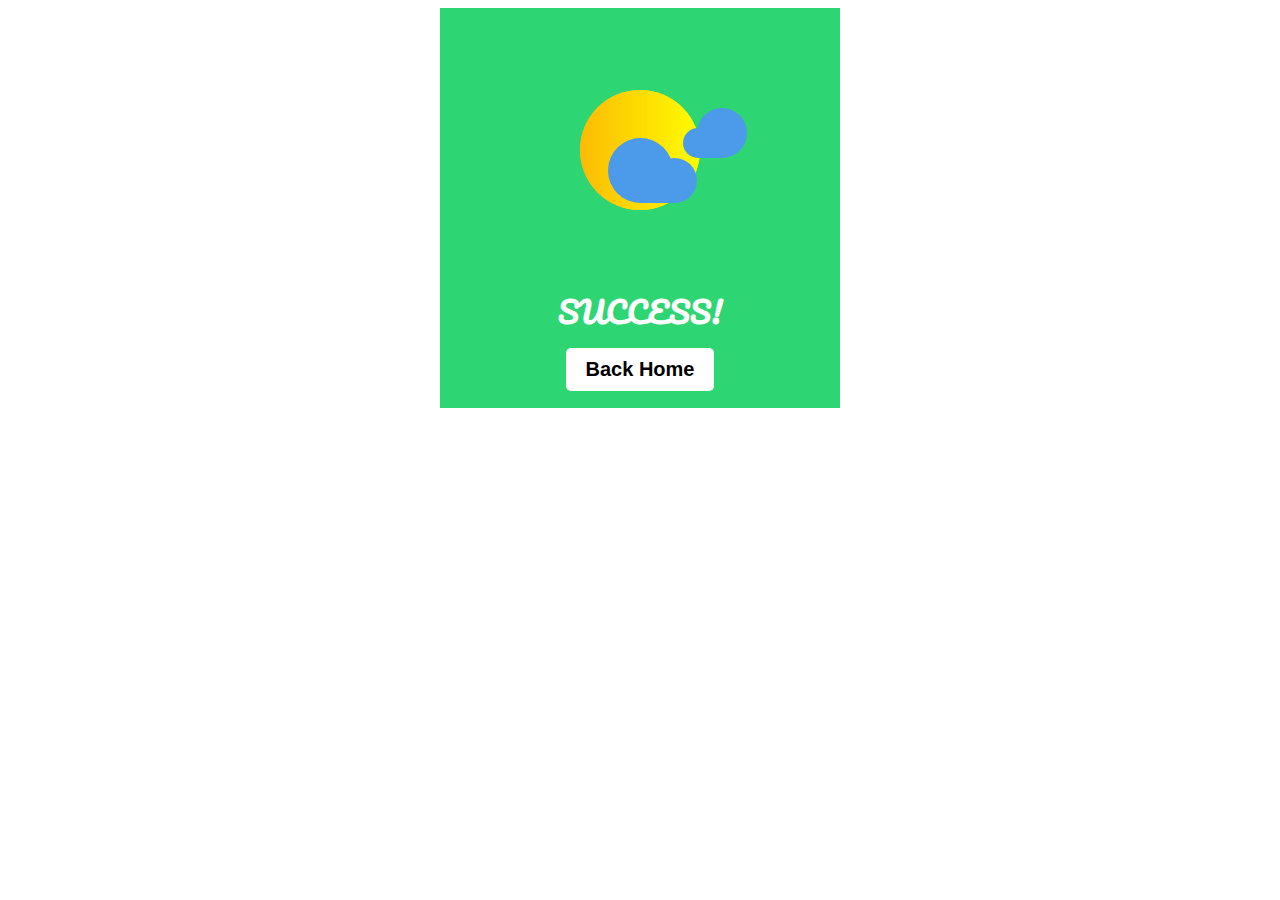
<file: frontend/html/payment-complete.html>
<!DOCTYPE html>
<html lang="en">
<head>
    <meta charset="UTF-8">
    <meta name="viewport" content="width=device-width, initial-scale=1.0">
    <title>Success 😄</title>
    <link rel="stylesheet" href="/frontend/css/payment-complete.css">
</head>
<body>
    <div class="success">
        <div class="svg-success">
            <div class="container">
            <div class="cloud front">
                <span class="left-front"></span>
                <span class="right-front"></span>
            </div>
            <span class="sun sunshine"></span>
            <span class="sun"></span>
            <div class="cloud back">
                <span class="left-back"></span>
                <span class="right-back"></span>
            </div>
            </div>
        </div>
        <div class="content">
            <h1>Success!</h1>
        </div>
        <div class="btn-sc">
            <button><a href="">Back Home</a></button>
        </div>
    </div>
</body>
</html>
</file>
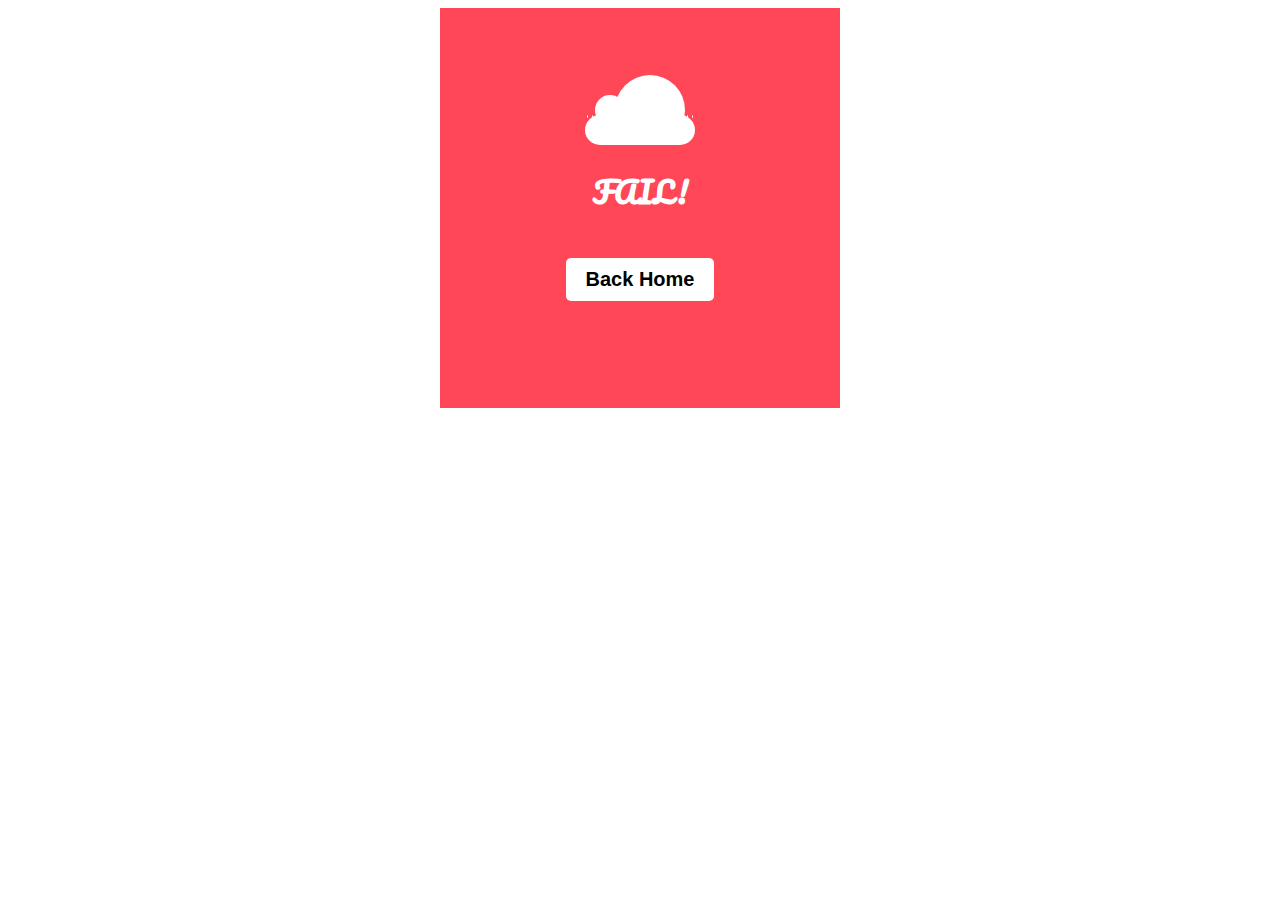
<file: frontend/html/payment-fail.html>
<!DOCTYPE html>
<html lang="en">
<head>
    <meta charset="UTF-8">
    <meta name="viewport" content="width=device-width, initial-scale=1.0">
    <title>Fail Pay 😥</title>
    <link rel="stylesheet" href="/frontend/css/payment-fail.css">
</head>
<body>
    <div class="success">
        <div class="svg-success">
            <div class="loader">
                <div class="snow">
                    <span style="--i:11"></span>
                    <span style="--i:12"></span>
                    <span style="--i:15"></span>
                    <span style="--i:17"></span>
                    <span style="--i:18"></span>
                    <span style="--i:13"></span>
                    <span style="--i:14"></span>
                    <span style="--i:19"></span>
                    <span style="--i:20"></span>
                    <span style="--i:10"></span>
                    <span style="--i:18"></span>
                    <span style="--i:13"></span>
                    <span style="--i:14"></span>
                    <span style="--i:19"></span>
                    <span style="--i:20"></span>
                    <span style="--i:10"></span>
                    <span style="--i:18"></span>
                    <span style="--i:13"></span>
                    <span style="--i:14"></span>
                    <span style="--i:19"></span>
                    <span style="--i:20"></span>
                    <span style="--i:10"></span>
                </div>
            </div>
        </div>
        <div class="content">
            <h1>Fail!</h1>
        </div>
        <div class="btn-sc">
            <button><a href="">Back Home</a></button>
        </div>
    </div>
</body>
</html>
</file>
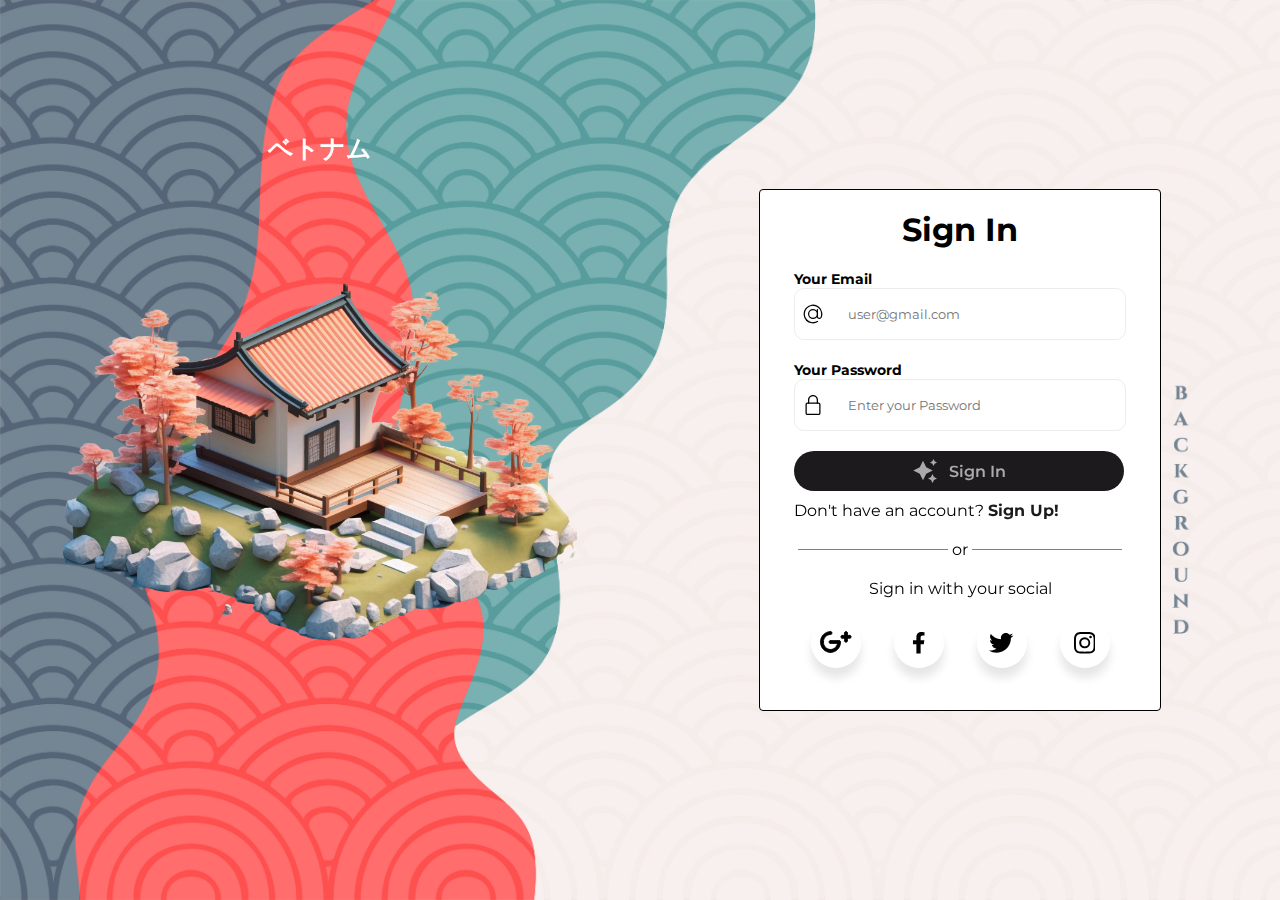
<file: frontend/html/signin.html>
<!DOCTYPE html>
<html lang="en">
<head>
    <meta charset="UTF-8">
    <meta name="viewport" content="width=device-width, initial-scale=1.0">
    <title>Sign Up</title>
    <link rel="stylesheet" href="/frontend/css/signin.css">
    <link href="https://unpkg.com/aos@2.3.1/dist/aos.css" rel="stylesheet">

</head>
<body>
    <div class="signup-container">
        <div class="container">
            <div class="container-image" >
                <div class="container-slogan">
                    <!-- <h1>Welcome to UTEShop</h1> -->
                    <p data-aos="fade-right"
                    data-aos-easing="linear"
                    data-aos-duration="1500" >ベトナム</p>
                </div>
                <img src="/frontend/img/bg-japan-signin.png" alt="" width="600px" height="600px" 
                    data-aos="fade-down"
                    data-aos-easing="linear"
                    data-aos-duration="1500" >
            </div>
            <div class="container-form" 
                data-aos="fade-left"
                data-aos-easing="linear"
                data-aos-duration="1500"   
                >
                <form action="" class="form">
                    <div class="text-container">
                        <h1>Sign In</h1>
                    </div>
                    <div class="input-container">
                        <!-- <div class="flex-column">
                            <label>Your Fullname</label>
                        </div>
                            <div class="inputForm">
                              <svg width="20px" height="20px" viewBox="0 0 24 24" fill="none" xmlns="http://www.w3.org/2000/svg"><g id="SVGRepo_bgCarrier" stroke-width="0"></g><g id="SVGRepo_tracerCarrier" stroke-linecap="round" stroke-linejoin="round"></g><g id="SVGRepo_iconCarrier"> <path d="M16 7C16 9.20914 14.2091 11 12 11C9.79086 11 8 9.20914 8 7C8 4.79086 9.79086 3 12 3C14.2091 3 16 4.79086 16 7Z" stroke="#000000" stroke-width="1.9440000000000002" stroke-linecap="round" stroke-linejoin="round"></path> <path d="M12 14C8.13401 14 5 17.134 5 21H19C19 17.134 15.866 14 12 14Z" stroke="#000000" stroke-width="1.9440000000000002" stroke-linecap="round" stroke-linejoin="round"></path> </g></svg>      
                              <input placeholder="Nguyễn Văn A" class="input input-name" type="text">
                            </div> -->
                        <div class="flex-column">
                            <label>Your Email </label>
                        </div>
                        <div class="inputForm">
                            <svg xmlns="http://www.w3.org/2000/svg" width="20" viewBox="0 0 32 32" height="20"><g data-name="Layer 3" id="Layer_3"><path d="m30.853 13.87a15 15 0 0 0 -29.729 4.082 15.1 15.1 0 0 0 12.876 12.918 15.6 15.6 0 0 0 2.016.13 14.85 14.85 0 0 0 7.715-2.145 1 1 0 1 0 -1.031-1.711 13.007 13.007 0 1 1 5.458-6.529 2.149 2.149 0 0 1 -4.158-.759v-10.856a1 1 0 0 0 -2 0v1.726a8 8 0 1 0 .2 10.325 4.135 4.135 0 0 0 7.83.274 15.2 15.2 0 0 0 .823-7.455zm-14.853 8.13a6 6 0 1 1 6-6 6.006 6.006 0 0 1 -6 6z"></path></g></svg>
                            <input placeholder="user@gmail.com" class="input" type="text">
                        </div>
                        <div class="flex-column">
                            <label>Your Password </label>
                        </div>
                        <div class="inputForm">
                            <svg xmlns="http://www.w3.org/2000/svg" width="20" viewBox="-64 0 512 512" height="20"><path d="m336 512h-288c-26.453125 0-48-21.523438-48-48v-224c0-26.476562 21.546875-48 48-48h288c26.453125 0 48 21.523438 48 48v224c0 26.476562-21.546875 48-48 48zm-288-288c-8.8125 0-16 7.167969-16 16v224c0 8.832031 7.1875 16 16 16h288c8.8125 0 16-7.167969 16-16v-224c0-8.832031-7.1875-16-16-16zm0 0"></path><path d="m304 224c-8.832031 0-16-7.167969-16-16v-80c0-52.929688-43.070312-96-96-96s-96 43.070312-96 96v80c0 8.832031-7.167969 16-16 16s-16-7.167969-16-16v-80c0-70.59375 57.40625-128 128-128s128 57.40625 128 128v80c0 8.832031-7.167969 16-16 16zm0 0"></path></svg>        
                            <input placeholder="Enter your Password" class="input" type="password">
                        </div>
                    </div>
                    <div class="btn-container">
                        <button class="btn">
                            <svg height="24" width="24" fill="#FFFFFF" viewBox="0 0 24 24" data-name="Layer 1" id="Layer_1" class="sparkle">
                                <path d="M10,21.236,6.755,14.745.264,11.5,6.755,8.255,10,1.764l3.245,6.491L19.736,11.5l-6.491,3.245ZM18,21l1.5,3L21,21l3-1.5L21,18l-1.5-3L18,18l-3,1.5ZM19.333,4.667,20.5,7l1.167-2.333L24,3.5,21.667,2.333,20.5,0,19.333,2.333,17,3.5Z"></path>
                            </svg>
                            <span class="text">Sign In</span>
                        </button>
                        <div class="login-form">
                            <span>Don't have an account?</span>
                            <a href="/frontend/html/signup.html">Sign Up!</a>
                        </div>
                        <div class="or">
                            <div class="line"></div>
                            <span>or</span>
                            <div class="line"></div>
                        </div>
                        <span class="other">Sign in with your social</span>
                        <div class="social-media">
                            <a href="">
                                <div class="wrapper">
                                    <div class="icon google">
                                        <span class="tooltip">Google</span>
                                        <svg 
                                            width="3em" 
                                            height="3em" 
                                            viewBox="0 -0.5 25 25" 
                                            fill="currentColor" 
                                            xmlns="http://www.w3.org/2000/svg" 
                                            stroke="#000000" stroke-width="0.375"><g id="SVGRepo_bgCarrier" stroke-width="0"></g><g id="SVGRepo_tracerCarrier" stroke-linecap="round" stroke-linejoin="round"></g><g id="SVGRepo_iconCarrier"> <path d="M9.78353 7.74971C10.1976 7.73814 10.5239 7.39311 10.5123 6.97906C10.5007 6.565 10.1557 6.23873 9.74164 6.25029L9.78353 7.74971ZM5.50158 11.5L6.25132 11.52C6.25167 11.5067 6.25167 11.4933 6.25132 11.48L5.50158 11.5ZM9.76258 16L9.74164 16.7497C9.7556 16.7501 9.76957 16.7501 9.78353 16.7497L9.76258 16ZM14.0236 11.5L14.7733 11.48C14.7625 11.0737 14.43 10.75 14.0236 10.75V11.5ZM9.76258 10.75C9.34837 10.75 9.01258 11.0858 9.01258 11.5C9.01258 11.9142 9.34837 12.25 9.76258 12.25V10.75ZM19.3276 9.679C19.7418 9.679 20.0776 9.34321 20.0776 8.929C20.0776 8.51479 19.7418 8.179 19.3276 8.179V9.679ZM17.5016 8.179C17.0874 8.179 16.7516 8.51479 16.7516 8.929C16.7516 9.34321 17.0874 9.679 17.5016 9.679V8.179ZM17.5016 9.679C17.9158 9.679 18.2516 9.34321 18.2516 8.929C18.2516 8.51479 17.9158 8.179 17.5016 8.179V9.679ZM15.6756 8.179C15.2614 8.179 14.9256 8.51479 14.9256 8.929C14.9256 9.34321 15.2614 9.679 15.6756 9.679V8.179ZM16.7516 8.929C16.7516 9.34321 17.0874 9.679 17.5016 9.679C17.9158 9.679 18.2516 9.34321 18.2516 8.929H16.7516ZM18.2516 7C18.2516 6.58579 17.9158 6.25 17.5016 6.25C17.0874 6.25 16.7516 6.58579 16.7516 7H18.2516ZM18.2516 8.929C18.2516 8.51479 17.9158 8.179 17.5016 8.179C17.0874 8.179 16.7516 8.51479 16.7516 8.929H18.2516ZM16.7516 10.857C16.7516 11.2712 17.0874 11.607 17.5016 11.607C17.9158 11.607 18.2516 11.2712 18.2516 10.857H16.7516ZM9.74164 6.25029C6.90939 6.32941 4.67644 8.68761 4.75185 11.52L6.25132 11.48C6.19794 9.47505 7.77861 7.80571 9.78353 7.74971L9.74164 6.25029ZM4.75185 11.48C4.67644 14.3124 6.90939 16.6706 9.74164 16.7497L9.78353 15.2503C7.77861 15.1943 6.19794 13.5249 6.25132 11.52L4.75185 11.48ZM9.78353 16.7497C12.6158 16.6706 14.8487 14.3124 14.7733 11.48L13.2738 11.52C13.3272 13.5249 11.7466 15.1943 9.74164 15.2503L9.78353 16.7497ZM14.0236 10.75H9.76258V12.25H14.0236V10.75ZM19.3276 8.179H17.5016V9.679H19.3276V8.179ZM17.5016 8.179H15.6756V9.679H17.5016V8.179ZM18.2516 8.929V7H16.7516V8.929H18.2516ZM16.7516 8.929V10.857H18.2516V8.929H16.7516Z" fill="#000000"></path> </g></svg>
                                    </div>
                                </div>
                            </a>
                            <a href="">
                                <div class="wrapper">
                                    <div class="icon facebook">
                                        <span class="tooltip">Facebook</span>
                                        <svg
                                          viewBox="0 0 320 512"
                                          height="1.2em"
                                          fill="currentColor"
                                          xmlns="http://www.w3.org/2000/svg"
                                        >
                                          <path
                                            d="M279.14 288l14.22-92.66h-88.91v-60.13c0-25.35 12.42-50.06 52.24-50.06h40.42V6.26S260.43 0 225.36 0c-73.22 0-121.08 44.38-121.08 124.72v70.62H22.89V288h81.39v224h100.17V288z"
                                          ></path>
                                        </svg>
                                    </div>
                                </div>
                            </a>
                            <a href="">
                                <div class="wrapper">
                                    <div class="icon twitter">
                                        <span class="tooltip">Twitter</span>
                                        <svg
                                          height="1.8em"
                                          fill="currentColor"
                                          viewBox="0 0 48 48"
                                          xmlns="http://www.w3.org/2000/svg"
                                          class="twitter"
                                        >
                                          <path
                                            d="M42,12.429c-1.323,0.586-2.746,0.977-4.247,1.162c1.526-0.906,2.7-2.351,3.251-4.058c-1.428,0.837-3.01,1.452-4.693,1.776C34.967,9.884,33.05,9,30.926,9c-4.08,0-7.387,3.278-7.387,7.32c0,0.572,0.067,1.129,0.193,1.67c-6.138-0.308-11.582-3.226-15.224-7.654c-0.64,1.082-1,2.349-1,3.686c0,2.541,1.301,4.778,3.285,6.096c-1.211-0.037-2.351-0.374-3.349-0.914c0,0.022,0,0.055,0,0.086c0,3.551,2.547,6.508,5.923,7.181c-0.617,0.169-1.269,0.263-1.941,0.263c-0.477,0-0.942-0.054-1.392-0.135c0.94,2.902,3.667,5.023,6.898,5.086c-2.528,1.96-5.712,3.134-9.174,3.134c-0.598,0-1.183-0.034-1.761-0.104C9.268,36.786,13.152,38,17.321,38c13.585,0,21.017-11.156,21.017-20.834c0-0.317-0.01-0.633-0.025-0.945C39.763,15.197,41.013,13.905,42,12.429"
                                          ></path>
                                        </svg>
                                    </div>
                                </div>
                            </a>
                            <a href="">
                                <div class="wrapper">
                                    <div class="icon instagram">
                                        <span class="tooltip">Instagram</span>
                                        <svg
                                            xmlns="http://www.w3.org/2000/svg"
                                            height="1.2em"
                                            fill="currentColor"
                                            class="bi bi-instagram"
                                            viewBox="0 0 16 16"
                                        >
                                            <path
                                            d="M8 0C5.829 0 5.556.01 4.703.048 3.85.088 3.269.222 2.76.42a3.917 3.917 0 0 0-1.417.923A3.927 3.927 0 0 0 .42 2.76C.222 3.268.087 3.85.048 4.7.01 5.555 0 5.827 0 8.001c0 2.172.01 2.444.048 3.297.04.852.174 1.433.372 1.942.205.526.478.972.923 1.417.444.445.89.719 1.416.923.51.198 1.09.333 1.942.372C5.555 15.99 5.827 16 8 16s2.444-.01 3.298-.048c.851-.04 1.434-.174 1.943-.372a3.916 3.916 0 0 0 1.416-.923c.445-.445.718-.891.923-1.417.197-.509.332-1.09.372-1.942C15.99 10.445 16 10.173 16 8s-.01-2.445-.048-3.299c-.04-.851-.175-1.433-.372-1.941a3.926 3.926 0 0 0-.923-1.417A3.911 3.911 0 0 0 13.24.42c-.51-.198-1.092-.333-1.943-.372C10.443.01 10.172 0 7.998 0h.003zm-.717 1.442h.718c2.136 0 2.389.007 3.232.046.78.035 1.204.166 1.486.275.373.145.64.319.92.599.28.28.453.546.598.92.11.281.24.705.275 1.485.039.843.047 1.096.047 3.231s-.008 2.389-.047 3.232c-.035.78-.166 1.203-.275 1.485a2.47 2.47 0 0 1-.599.919c-.28.28-.546.453-.92.598-.28.11-.704.24-1.485.276-.843.038-1.096.047-3.232.047s-2.39-.009-3.233-.047c-.78-.036-1.203-.166-1.485-.276a2.478 2.478 0 0 1-.92-.598 2.48 2.48 0 0 1-.6-.92c-.109-.281-.24-.705-.275-1.485-.038-.843-.046-1.096-.046-3.233 0-2.136.008-2.388.046-3.231.036-.78.166-1.204.276-1.486.145-.373.319-.64.599-.92.28-.28.546-.453.92-.598.282-.11.705-.24 1.485-.276.738-.034 1.024-.044 2.515-.045v.002zm4.988 1.328a.96.96 0 1 0 0 1.92.96.96 0 0 0 0-1.92zm-4.27 1.122a4.109 4.109 0 1 0 0 8.217 4.109 4.109 0 0 0 0-8.217zm0 1.441a2.667 2.667 0 1 1 0 5.334 2.667 2.667 0 0 1 0-5.334z"
                                            ></path>
                                        </svg>
                                    </div>
                                </div>
                            </a>
                        </div>
                    </div>
                </form>
            </div>
        </div>
    </div>
    <script src="/frontend/js/script.js"></script>
    <script src="https://unpkg.com/aos@2.3.1/dist/aos.js"></script>
    <script>
        AOS.init();
        
    </script>
</body>
</html>
</file>
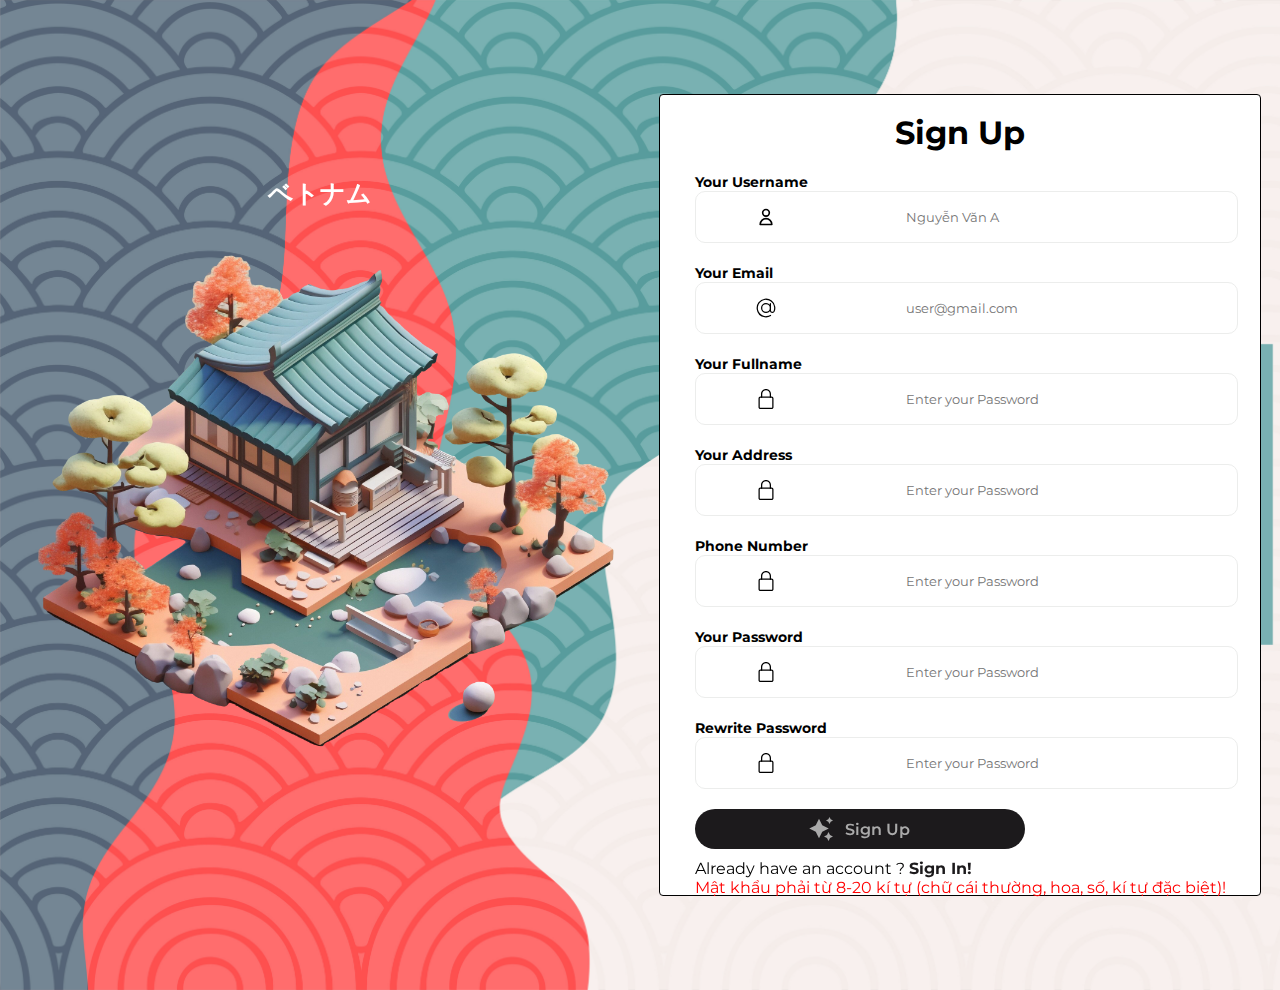
<file: frontend/html/signup.html>
<!DOCTYPE html>
<html lang="en">
<head>
    <meta charset="UTF-8">
    <meta name="viewport" content="width=device-width, initial-scale=1.0">
    <title>Sign Up</title>
    <link href="https://unpkg.com/aos@2.3.1/dist/aos.css" rel="stylesheet">
    <link rel="stylesheet" href="/frontend/css/signup.css">
</head>
<body>
    <div class="signup-container">
        <div class="container">
            <div class="container-image">
                <div class="container-slogan">
                    <!-- <h1>Welcome to UTEShop</h1> -->
                    <p data-aos="fade-right"
                    data-aos-easing="linear"
                    data-aos-duration="1500" >ベトナム</p>
                </div>
                <img src="/frontend/img/bg-japan-signup.png" alt="" width="600px" height="600px"
                    data-aos="fade-down"
                    data-aos-easing="linear"
                    data-aos-duration="1500" >
            </div>
            <div class="container-form" 
                data-aos="fade-left"
                data-aos-easing="linear"
                data-aos-duration="1500" >
                <form action="register" class="form" method="POST">
                    <div class="text-container">
                        <h1>Sign Up</h1>
                    </div>
                    <div class="input-container">
                        <div class="flex-column">
                            <label>Your Username</label>
                        </div>
                            <div class="inputForm">
                              <svg width="20px" height="20px" viewBox="0 0 24 24" fill="none" xmlns="http://www.w3.org/2000/svg"><g id="SVGRepo_bgCarrier" stroke-width="0"></g><g id="SVGRepo_tracerCarrier" stroke-linecap="round" stroke-linejoin="round"></g><g id="SVGRepo_iconCarrier"> <path d="M16 7C16 9.20914 14.2091 11 12 11C9.79086 11 8 9.20914 8 7C8 4.79086 9.79086 3 12 3C14.2091 3 16 4.79086 16 7Z" stroke="#000000" stroke-width="1.9440000000000002" stroke-linecap="round" stroke-linejoin="round"></path> <path d="M12 14C8.13401 14 5 17.134 5 21H19C19 17.134 15.866 14 12 14Z" stroke="#000000" stroke-width="1.9440000000000002" stroke-linecap="round" stroke-linejoin="round"></path> </g></svg>      
                              <input placeholder="Nguyễn Văn A" class="input input-name" type="text" name="username" required>
                              
                            </div>
                        <div class="flex-column">
                            <label>Your Email </label>
                        </div>
                        <div class="inputForm">
                            <svg xmlns="http://www.w3.org/2000/svg" width="20" viewBox="0 0 32 32" height="20"><g data-name="Layer 3" id="Layer_3"><path d="m30.853 13.87a15 15 0 0 0 -29.729 4.082 15.1 15.1 0 0 0 12.876 12.918 15.6 15.6 0 0 0 2.016.13 14.85 14.85 0 0 0 7.715-2.145 1 1 0 1 0 -1.031-1.711 13.007 13.007 0 1 1 5.458-6.529 2.149 2.149 0 0 1 -4.158-.759v-10.856a1 1 0 0 0 -2 0v1.726a8 8 0 1 0 .2 10.325 4.135 4.135 0 0 0 7.83.274 15.2 15.2 0 0 0 .823-7.455zm-14.853 8.13a6 6 0 1 1 6-6 6.006 6.006 0 0 1 -6 6z"></path></g></svg>
                            <input placeholder="user@gmail.com" class="input" type="email" name="email" required>
                        </div>
                        
                        <div class="flex-column">
                            <label>Your Fullname </label>
                        </div>
                        <div class="inputForm">
                            <svg xmlns="http://www.w3.org/2000/svg" width="20" viewBox="-64 0 512 512" height="20"><path d="m336 512h-288c-26.453125 0-48-21.523438-48-48v-224c0-26.476562 21.546875-48 48-48h288c26.453125 0 48 21.523438 48 48v224c0 26.476562-21.546875 48-48 48zm-288-288c-8.8125 0-16 7.167969-16 16v224c0 8.832031 7.1875 16 16 16h288c8.8125 0 16-7.167969 16-16v-224c0-8.832031-7.1875-16-16-16zm0 0"></path><path d="m304 224c-8.832031 0-16-7.167969-16-16v-80c0-52.929688-43.070312-96-96-96s-96 43.070312-96 96v80c0 8.832031-7.167969 16-16 16s-16-7.167969-16-16v-80c0-70.59375 57.40625-128 128-128s128 57.40625 128 128v80c0 8.832031-7.167969 16-16 16zm0 0"></path></svg>        
                            <input placeholder="Enter your Password" class="input" type="text"  name="fullname" required>
                        </div>
                        <div class="flex-column">
                            <label>Your Address </label>
                        </div>
                        <div class="inputForm">
                            <svg xmlns="http://www.w3.org/2000/svg" width="20" viewBox="-64 0 512 512" height="20"><path d="m336 512h-288c-26.453125 0-48-21.523438-48-48v-224c0-26.476562 21.546875-48 48-48h288c26.453125 0 48 21.523438 48 48v224c0 26.476562-21.546875 48-48 48zm-288-288c-8.8125 0-16 7.167969-16 16v224c0 8.832031 7.1875 16 16 16h288c8.8125 0 16-7.167969 16-16v-224c0-8.832031-7.1875-16-16-16zm0 0"></path><path d="m304 224c-8.832031 0-16-7.167969-16-16v-80c0-52.929688-43.070312-96-96-96s-96 43.070312-96 96v80c0 8.832031-7.167969 16-16 16s-16-7.167969-16-16v-80c0-70.59375 57.40625-128 128-128s128 57.40625 128 128v80c0 8.832031-7.167969 16-16 16zm0 0"></path></svg>        
                            <input placeholder="Enter your Password" class="input" type="text"  name="address" required>
                        </div>
                        <div class="flex-column">
                            <label>Phone Number</label>
                        </div>
                        <div class="inputForm">
                            <svg xmlns="http://www.w3.org/2000/svg" width="20" viewBox="-64 0 512 512" height="20"><path d="m336 512h-288c-26.453125 0-48-21.523438-48-48v-224c0-26.476562 21.546875-48 48-48h288c26.453125 0 48 21.523438 48 48v224c0 26.476562-21.546875 48-48 48zm-288-288c-8.8125 0-16 7.167969-16 16v224c0 8.832031 7.1875 16 16 16h288c8.8125 0 16-7.167969 16-16v-224c0-8.832031-7.1875-16-16-16zm0 0"></path><path d="m304 224c-8.832031 0-16-7.167969-16-16v-80c0-52.929688-43.070312-96-96-96s-96 43.070312-96 96v80c0 8.832031-7.167969 16-16 16s-16-7.167969-16-16v-80c0-70.59375 57.40625-128 128-128s128 57.40625 128 128v80c0 8.832031-7.167969 16-16 16zm0 0"></path></svg>        
                            <input placeholder="Enter your Password" class="input" type="text"  name="phone" required>
                        </div>
                        <div class="flex-column">
                            <label>Your Password </label>
                        </div>
                        <div class="inputForm">
                            <svg xmlns="http://www.w3.org/2000/svg" width="20" viewBox="-64 0 512 512" height="20"><path d="m336 512h-288c-26.453125 0-48-21.523438-48-48v-224c0-26.476562 21.546875-48 48-48h288c26.453125 0 48 21.523438 48 48v224c0 26.476562-21.546875 48-48 48zm-288-288c-8.8125 0-16 7.167969-16 16v224c0 8.832031 7.1875 16 16 16h288c8.8125 0 16-7.167969 16-16v-224c0-8.832031-7.1875-16-16-16zm0 0"></path><path d="m304 224c-8.832031 0-16-7.167969-16-16v-80c0-52.929688-43.070312-96-96-96s-96 43.070312-96 96v80c0 8.832031-7.167969 16-16 16s-16-7.167969-16-16v-80c0-70.59375 57.40625-128 128-128s128 57.40625 128 128v80c0 8.832031-7.167969 16-16 16zm0 0"></path></svg>        
                            <input placeholder="Enter your Password" class="input" type="password" name="password" required>
                        </div>
                        <div class="flex-column">
                            <label>Rewrite Password </label>
                        </div>
                        <div class="inputForm">
                            <svg xmlns="http://www.w3.org/2000/svg" width="20" viewBox="-64 0 512 512" height="20"><path d="m336 512h-288c-26.453125 0-48-21.523438-48-48v-224c0-26.476562 21.546875-48 48-48h288c26.453125 0 48 21.523438 48 48v224c0 26.476562-21.546875 48-48 48zm-288-288c-8.8125 0-16 7.167969-16 16v224c0 8.832031 7.1875 16 16 16h288c8.8125 0 16-7.167969 16-16v-224c0-8.832031-7.1875-16-16-16zm0 0"></path><path d="m304 224c-8.832031 0-16-7.167969-16-16v-80c0-52.929688-43.070312-96-96-96s-96 43.070312-96 96v80c0 8.832031-7.167969 16-16 16s-16-7.167969-16-16v-80c0-70.59375 57.40625-128 128-128s128 57.40625 128 128v80c0 8.832031-7.167969 16-16 16zm0 0"></path></svg>        
                            <input placeholder="Enter your Password" class="input" type="password"  name="password2" required>
                        </div>
                    </div>
                    <div class="btn-container">
                        <button class="btn">
                            <svg height="24" width="24" fill="#FFFFFF" viewBox="0 0 24 24" data-name="Layer 1" id="Layer_1" class="sparkle">
                                <path d="M10,21.236,6.755,14.745.264,11.5,6.755,8.255,10,1.764l3.245,6.491L19.736,11.5l-6.491,3.245ZM18,21l1.5,3L21,21l3-1.5L21,18l-1.5-3L18,18l-3,1.5ZM19.333,4.667,20.5,7l1.167-2.333L24,3.5,21.667,2.333,20.5,0,19.333,2.333,17,3.5Z"></path>
                            </svg>
                            <span class="text">Sign Up</span>
                        </button>
                        
                        <div class="login-form">
                            <span>Already have an account ?</span>
                            <a href="login">Sign In!</a>
                        </div>
                    </div>
                    <div class="show-error-msg"><p class="msg-text" style="color: red">Mật khẩu phải từ 8-20 kí tự (chữ cái thường, hoa, số, kí tự đặc biệt)!</p></div>
                </form>
            </div>
        </div>
    </div>
    <script src="/frontend/js/script.js"></script>
    <script src="https://unpkg.com/aos@2.3.1/dist/aos.js"></script>
    <script>
        AOS.init();
    </script>
</body>
</html>
</file>
<file: frontend/css/detail-products.css>
/* Import font Montserrat, Poppins, Kanit */
@import url('https://fonts.googleapis.com/css2?family=Montserrat:ital,wght@0,100..900;1,100..900&family=Poppins:ital,wght@0,100;0,200;0,300;0,400;0,500;0,600;0,700;0,800;0,900;1,100;1,200;1,300;1,400;1,500;1,600;1,700;1,800;1,900&display=swap');
@import url('https://fonts.googleapis.com/css2?family=Kanit:ital,wght@0,100;0,200;0,300;0,400;0,500;0,600;0,700;0,800;0,900;1,100;1,200;1,300;1,400;1,500;1,600;1,700;1,800;1,900&display=swap');
@import url('https://fonts.googleapis.com/css2?family=Playwrite+HR+Lijeva:wght@100..400&display=swap');
@import url('https://fonts.googleapis.com/css2?family=Lora:ital,wght@0,400..700;1,400..700&display=swap');
@import url('https://fonts.googleapis.com/css2?family=Rubik:ital,wght@0,300..900;1,300..900&display=swap');
:root {
  --color-primary-blue: #024CAA;
  --color-primary-light-gray: #E4E0E1;
  --font-primary: 'Poppins', sans-serif;
  --font-logo: 'Kanit', sans-serif;
  --color-dark-1 : #1E1E1E;
  --color-dark-2 : #6d6d6d;
}

* { 
  margin: 0;
  padding: 0;
  box-sizing: border-box;
}
body {
  font-style: 16px;
  font-family: 'Rubik', sans-serif;
}
ul {
  list-style: none;
}
a{
  text-decoration: none;
}
.container { 
  max-width: 1920px;
  margin: 0 auto;
  padding: 0 15px;
}
/* nav */
.nav {
  position: fixed;
  width: 100%;
  height: 70px;
  background-color: var(--color-primary-light-gray);
  box-shadow: rgba(100, 100, 111, 0.2) 0px 7px 29px 0px;
  z-index: 10;
}
.nav-container {
  width: 100%;
  height: 100%;
  display: flex;
  justify-content: space-between;
  align-items: center;
}
.nav-left {
  display: flex;
  align-items: center;
}
.nav-logo {
  display: flex;
  flex-direction: row;
  align-items: center;

}
.nav-logo h1 {
  font-family: var(--font-logo);
  font-size: 34px;
  color: black;
  font-weight: 600;
  margin-right: 200px;
  margin-left: 10px;
}
.nav-list {
  display: flex;
  flex-direction: row;
  justify-content: center;
  align-items: center;
  margin-left: 30px;
}
.nav-item {
  margin: 0px 6px;
}
.nav-link {
  font-family: 'Kanit', sans-serif;
  padding: 7px 10px;
  color: black;
  font-weight: 500;
  font-size: 20px;
}
.nav-link:hover {
  color: var(--color-primary-blue);
}
/* .active { 
  color: var(--color-primary-2);
} */
.nav-right{
  display: flex;
  align-items: center;
  justify-content: center;
  gap: 10px;
}
.nav-right-icon {
  display: flex;
  align-items: center;
  justify-content: space-around;
  margin-right: 50px;
  gap: 20px;
}
.btn {
  display: flex;
  justify-content: center;
  align-items: center;
  gap: 10px;
}
/* Profile User */
.action-user {
  z-index: 2;
}

.action-user .profile {
  position: relative;
  width: 40px;
  height: 40px;
  border-radius: 50%;
  overflow: hidden;
  cursor: pointer;
}

.action-user .profile img {
  position: absolute;
  top: 0;
  left: 0;
  width: 100%;
  height: 100%;
  object-fit: cover;
}

.action-user .menu-user {
  position: absolute;
  right: 220px;
  padding: 10px 20px;
  background: #fff;
  width: 200px;
  box-sizing: 0 5px 25px rgba(0, 0, 0, 0.1);
  border-radius: 15px;
  transition: 0.5s;
  visibility: hidden;
  opacity: 0;
  border: 1px solid var(--color-primary-blue);
}

.action-user .menu-user.active {
  top: 60px;
  visibility: visible;
  opacity: 1;
}

.action-user .menu-user::before {
  content: "";
  position: absolute;
  top: -5px;
  right: 28px;
  width: 20px;
  height: 20px;
  background: #fff;
  transform: rotate(45deg);
}

.action-user .menu-user h3 {
  width: 100%;
  text-align: center;
  font-size: 18px;
  padding: 20px 0;
  font-weight: 500;
  color: #555;
  line-height: 1.5em;
}

.action-user .menu-user h3 span {
  font-size: 14px;
  color: #cecece;
  font-weight: 300;
}

.action-user .menu-user ul li {
  list-style: none;
  padding: 16px;
  border-top: 1px solid rgba(0, 0, 0, 0.05);
  display: flex;
  align-items: center;
}

.action-user .menu-user ul li svg {
  max-width: 20px;
  margin-right: 10px;
  opacity: 0.5;
  transition: 0.5s;
}

.action-user .menu-user ul li:hover img {
  opacity: 1;
}

.action-user .menu-user ul li a {
  display: inline-block;
  text-decoration: none;
  color: #555;
  font-weight: 500;
  transition: 0.5s;
}

.action-user .menu-user ul li:hover a {
  color: #ff5d94;
}
.menu-user ul li svg {
  width: 20px;
}
/*End profile user*/
/* test */

.btn button {
  position: relative;
  padding: 8px;
  border-radius: 7px;
  border: 1px solid rgb(61, 106, 255);
  font-size: 12px;
  text-transform: uppercase;
  font-weight: 700;
  letter-spacing: 2px;
  background: transparent;
  color: #fff;
  overflow: hidden;
  box-shadow: 0 0 0 0 transparent;
  -webkit-transition: all 0.2s ease-in;
  -moz-transition: all 0.2s ease-in;
  transition: all 0.2s ease-in;
}
.text-btn { 
  font-family: 'Montserrat', sans-serif;
  color: black;
}

.btn button:hover {
  background: rgb(61, 106, 255);
  box-shadow: 0 0 30px 5px rgba(0, 142, 236, 0.815);
  -webkit-transition: all 0.2s ease-out;
  -moz-transition: all 0.2s ease-out;
  transition: all 0.2s ease-out;
}

.btn button:hover::before {
  -webkit-animation: sh02 0.5s 0s linear;
  -moz-animation: sh02 0.5s 0s linear;
  animation: sh02 0.5s 0s linear;
}

.btn button::before {
  content: '';
  display: block;
  width: 0px;
  height: 86%;
  position: absolute;
  top: 7%;
  left: 0%;
  opacity: 0;
  background: #fff;
  box-shadow: 0 0 50px 30px #fff;
  -webkit-transform: skewX(-20deg);
  -moz-transform: skewX(-20deg);
  -ms-transform: skewX(-20deg);
  -o-transform: skewX(-20deg);
  transform: skewX(-20deg);
}

@keyframes sh02 {
  from {
    opacity: 0;
    left: 0%;
  }

  50% {
    opacity: 1;
  }

  to {
    opacity: 0;
    left: 100%;
  }
}

.btn button:active {
  box-shadow: 0 0 0 0 transparent;
  -webkit-transition: box-shadow 0.2s ease-in;
  -moz-transition: box-shadow 0.2s ease-in;
  transition: box-shadow 0.2s ease-in;
}


/* Dropdown shop */
.menu-shop {
  font-size: 16px;
  line-height: 1.6;
  color: #000000;
  width: fit-content;
  display: flex;
  list-style: none;
}

.menu-shop a {
  text-decoration: none;
}

.menu-shop .link-shop {
  position: relative;
  display: flex;
  align-items: center;
  justify-content: center;
  gap: 12px;
  padding: 12px 36px;
  border-radius: 16px;
  overflow: hidden;
  transition: all 0.48s cubic-bezier(0.23, 1, 0.32, 1);
}

.menu-shop .link-shop::after {
  content: "";
  position: absolute;
  top: 0;
  left: 0;
  width: 100%;
  height: 100%;
  z-index: -1;
  transform: scaleX(0);
  transform-origin: left;
  transition: transform 0.48s cubic-bezier(0.23, 1, 0.32, 1);
}

.menu-shop .link-shop svg {
  width: 14px;
  height: 14px;
  fill: #000000;
  transition: all 0.48s cubic-bezier(0.23, 1, 0.32, 1);
}

.menu-shop .item-shop {
  position: relative;
}

.menu-shop .item-shop .submenu-shop {
  display: flex;
  flex-direction: column;
  align-items: center;
  position: absolute;
  top: 100%;
  border-radius: 0 0 16px 16px;
  left: 0;
  width: 250px;
  overflow: hidden;
  border: 1px solid #cccccc;
  opacity: 0;
  visibility: hidden;
  transform: translateY(-12px);
  transition: all 0.48s cubic-bezier(0.23, 1, 0.32, 1);
  z-index: 1;
  pointer-events: none;
  list-style: none;
}

.menu-shop .item-shop:hover .submenu-shop {
  opacity: 1;
  visibility: visible;
  transform: translateY(0);
  pointer-events: auto;
  border-top: transparent;
  background-color: #f1f1f1;
}

.menu-shop .item-shop:hover .link-shop {
  /* color: #ffffff; */
  border-radius: 16px 16px 0 0;
}

.menu-shop .item-shop:hover .link-shop::after {
  transform: scaleX(1);
  transform-origin: right;
}

.menu-shop .item-shop:hover .link-shop svg {
  /* fill: #ffffff; */
  transform: rotate(-180deg);
  fill: var(--color-primary-blue);
}

.submenu-shop .submenu-item-shop {
  width: 100%;
  transition: all 0.48s cubic-bezier(0.23, 1, 0.32, 1);
}

.submenu-shop .submenu-link-shop {
  display: block;
  padding: 12px 24px;
  width: 100%;
  position: relative;
  text-align: center;
  align-items: center;
  transition: all 0.48s cubic-bezier(0.23, 1, 0.32, 1);
}

.submenu-shop .submenu-item-shop:last-child .submenu-link-shop {
  border-bottom: none;
}

.submenu-shop .submenu-link-shop::before {
  content: "";
  position: absolute;
  top: 0;
  left: 0;
  transform: scaleX(0);
  width: 100%;
  height: 100%;
  background-color: var(--color-primary-blue);
  z-index: -1;
  transform-origin: left;
  transition: transform 0.48s cubic-bezier(0.23, 1, 0.32, 1);
}

.submenu-shop .submenu-link-shop:hover:before {
  transform: scaleX(1);
  transform-origin: right;
}

.submenu-shop .submenu-link-shop:hover {
  color: #ffffff;
}


/* Detail products */
.section-1 {
    width: 100%;
    height: 100vh;
    display: flex;
    justify-content: center;
    align-items: center;
    flex-direction: column;
} 
.back-home-btn {
    margin-top: 80px;
}
.back-btn {
  width: 100%;
  display: flex;
  gap: 10px;
  align-items: center;
  justify-content: flex-start;
  padding: 10px 20px;
  border: none;
  background: white;
  color: #9AA6B2;
  margin-right: 1200px;
}
.back-btn p {
  font-size: 20px;
  font-weight: 700;
  font-family: 'Lora', sans-serif;
  font-style: italic;
}
.back-btn:hover p{
  text-decoration: underline;
  color: #7b8a99;
}
.product-s1 {
    width: 100%;
    height: 100%;
    display: flex;
    justify-content: center;
    align-items: center;
}
.left-s1 {
    width: 57%;
    height: 100%;
    display: flex;
    align-items: center;
    flex-direction: column;
}
.right-s1 {
    width: 43%;
    height: 100%;
    display: flex;
    justify-content: center;
    align-items: center;
    flex-direction: column;
    position: relative;
}
.left-img-s1{
    width: 100%;
    height: fit-content;
    display: flex;
    justify-content: center;
    align-items: center;
    flex-direction: row;
}
.img-product {
    width: 400px;
    height: 500px;
    margin: 15px;
    position: relative;
}

.list {
    position: absolute;
    top: 0;
    left: 0;
    height: 100%;
    display: flex;
    width: max-content;
    transition: 1s;
    
}
.list img {
    width: 400px;
    height: 100%;
    cursor: pointer;
    object-fit: cover;
    border-radius: 10px;
}
.button {
    position: absolute;
    top: 45%;
    left: 5%;
    width: 90%;
    display: flex;
    justify-content: space-between;
}
.button button {
    width: 50px;
    height: 50px;
    background-color: rgba(0, 0, 0, 0.5);
    color: white;
    border: none;
    cursor: pointer;
    font-size: 20px;
    font-weight: 600;
    border-radius: 50%;
}
.dots {
    position: absolute;
    bottom: 10px;
    color: #fff;
    left: 0;
    width: 100%;
    margin: 0;
    padding: 0;
    display: flex;
    justify-content: center;
}
.dots li {
    list-style: none;
    width: 10px;
    height: 10px;
    background-color: #fff;
    margin: 20px;
    border-radius: 20px;
    transition: 1s;
}
.dots li.active {
    width: 30px;
}

.show-img-product {
    display: grid;
    grid-template-columns: 200px 200px;
    grid-template-rows: 200px 200px;
    gap: 5px;
}
.show-img-product img {
    width: 200px;
    height: 200px;
    object-fit: cover;
    cursor: pointer;
    border-radius: 10px;
}

/* Right Detail product */
.review-product-s1{
    width: 600px;
    height: fit-content;
    position: relative;
    display: flex;
    justify-content: center;
    flex-direction: column;
    padding: 10px;
    border-radius: 12px;
    background-color: #f7f6f6;
}
.review-product-s1 h3 {
    font-size: 20px;
    font-weight: 500;
    color: #000;
    margin-bottom: 5px;
}
.review-product-s1 p {
    font-size: 15px;
    font-weight: 400;
    color: #2e2e2e;
    margin-bottom: 5px;
}
.btn-review {
    width: fit-content;
    height: fit-content;
    padding: 8px 10px;
    display: flex;
    justify-content: center;
    align-items: center;
    gap: 10px;
    flex-direction: row;
    border-radius: 20px;
    gap: 60px;
    background-color: white;
}
.btn-review span {
  font-weight: 600;
}
.buying {
    width: 600px;
    height: 500px;
    display: flex;
    justify-content: center;
    flex-direction: column;
    align-items: flex-start;
    font-family: "Rubik", sans-serif;
    max-height: fit-content;
}
.title{
  margin-right: 350px;
  margin-bottom: 10px;
}
.title h1 {
  font-size: 25px;
  font-weight: 500;
}


.status{
  padding: 15px 0 5px 0;
  display: flex;
  align-items: center;
  justify-content: space-around;
  gap: 10px;
  width: 100%;
}
.status ul {
  list-style-type: disc;
}
.availabe-items li::marker {
  color: #006BFF;
  font-size: 25px;
}
.waiting-items li::marker {
  color: yellow;
  font-size: 25px;
}
.closed-items li::marker {
  color: red;
  font-size: 25px;
}



.star-rating-count{
  display: flex;
}
.checked { 
  color: orange;
}

/*  */
.star-cmt {
  display: flex;
  align-items: center;
  gap: 5px;
  flex-direction: row;
  padding: 5px 0;
}
.radio-content {
  display: flex;
  justify-content: center;
  align-items: center;
  gap: 10px;
  flex-direction: row;
}
.radio-cmt {
display: flex;
justify-content: center;
gap: 10px;
flex-direction: row-reverse;
}

.radio-cmt > input {
position: absolute;
appearance: none;
}

.radio-cmt > label {
cursor: pointer;
font-size: 15px;
position: relative;
display: inline-block;
transition: transform 0.3s ease;
}

.radio-cmt > label > svg {
fill: #666;
transition: fill 0.3s ease;
}

.radio-cmt > label::before,
.radio-cmt > label::after {
content: "";
position: absolute;
width: 6px;
height: 6px;
background-color: #ff9e0b;
border-radius: 50%;
opacity: 0;
transform: scale(0);
transition:
  transform 0.4s ease,
  opacity 0.4s ease;
animation: particle-explosion 1s ease-out;
}

.radio-cmt > label::before {
top: -15px;
left: 50%;
transform: translateX(-50%) scale(0);
}

.radio-cmt > label::after {
bottom: -15px;
left: 50%;
transform: translateX(-50%) scale(0);
}

.radio-cmt > label:hover::before,
.radio-cmt > label:hover::after {
opacity: 1;
transform: translateX(-50%) scale(1.5);
}

.radio-cmt > label:hover {
transform: scale(1.2);
animation: pulse 0.6s infinite alternate;
}

.radio-cmt > label:hover > svg,
.radio-cmt > label:hover ~ label > svg {
fill: #ff9e0b;
filter: drop-shadow(0 0 15px rgba(255, 158, 11, 0.9));
animation: shimmer 1s ease infinite alternate;
}

.radio-cmt > input:checked + label > svg,
.radio-cmt > input:checked + label ~ label > svg {
fill: #ff9e0b;
filter: drop-shadow(0 0 15px rgba(255, 158, 11, 0.9));
animation: pulse 0.8s infinite alternate;
}

@keyframes pulse {
0% {
  transform: scale(1);
}
100% {
  transform: scale(1.1);
}
}

@keyframes particle-explosion {
0% {
  opacity: 0;
  transform: scale(0.5);
}
50% {
  opacity: 1;
  transform: scale(1.2);
}
100% {
  opacity: 0;
  transform: scale(0.5);
}
}

@keyframes shimmer {
0% {
  filter: drop-shadow(0 0 10px rgba(255, 158, 11, 0.5));
}
100% {
  filter: drop-shadow(0 0 20px rgba(255, 158, 11, 1));
}
}

.radio-cmt > input:checked + label:hover > svg,
.radio-cmt > input:checked + label:hover ~ label > svg {
fill: #e58e09;
}

.radio-cmt > label:hover > svg,
.radio-cmt > label:hover ~ label > svg {
fill: #ff9e0b;
}

.radio-cmt input:checked ~ label svg {
fill: #ffa723;
}

/*  */

.price {
  padding: 20px 0;
  display: flex;
  align-items: center;
  justify-content: space-between;
  width: 100%;
}
.price .real-price {
  font-size: 25px;
  font-weight: 600;
  text-decoration: line-through;
  color: var(--color-primary-light-gray);
}
.price .discount-price {
  font-size: 25px;
  font-weight: 600;
  color: black;

}

.description ul li{
  padding: 5px 0;
  list-style:outside;
  margin-left: 20px;
}
* {
  box-sizing: border-box;
}


.quantity {
  display: flex;
  border: 2px solid var(--color-primary-light-gray);
  border-radius: 4px;
  overflow: hidden;
  box-shadow: 0 2px 4px rgba(0, 0, 0, 0.1);
  width: 100px;
}

.quantity button {
  background-color: #006BFF;
  color: #fff;
  border: none;
  cursor: pointer;
  font-size: 20px;
  width: 30px;
  height: auto;
  text-align: center;
  transition: background-color 0.2s;
}

.quantity button:hover {
  background-color: #2980b9;
}

.input-box {
  width: 40px;
  text-align: center;
  border: none;
  padding: 8px 10px;
  font-size: 16px;
  outline: none;
}

/* Hide the number input spin buttons */
.input-box::-webkit-inner-spin-button,
.input-box::-webkit-outer-spin-button {
  -webkit-appearance: none;
  margin: 0;
}

.input-box[type="number"] {
  -moz-appearance: textfield;
}

/* .price-product{
  display: flex;
  align-items: center;
  gap: 20px;
  flex-direction: row;
  padding: 10px 0;
  padding-bottom: 10px;
} */
.btn-buy {
  padding: 20px 0 ;
  width: 100%;
}
.btn-buy-product {
  width: 100%;
  font-size: 15px;
  font-weight: 600;
  padding: 10px 40px;
  text-transform: uppercase;
  background-color: #006BFF;
  color: #fff;
  border: none;
  border-radius: 5px;
}

.code-product {
  padding: 10px 0;
}
/* Social share icon */

.social-share-product{
  padding: 10px 0;
}
.example-2 {
  display: flex;
  align-items: center;
}
.example-2 .icon-content {
  /* margin: 0 10px; */
  padding-right: 5px;
  position: relative;
}
.example-2 .icon-content .tooltip {
  position: absolute;
  top: -30px;
  left: 50%;
  transform: translateX(-50%);
  color: #fff;
  padding: 6px 10px;
  border-radius: 5px;
  opacity: 0;
  visibility: hidden;
  font-size: 14px;
  transition: all 0.3s ease;
}
.example-2 .icon-content:hover .tooltip {
  opacity: 1;
  visibility: visible;
  top: -50px;
}
.example-2 .icon-content a {
  position: relative;
  overflow: hidden;
  display: flex;
  justify-content: center;
  align-items: center;
  width: 30px;
  height: 30px;
  border-radius: 50%;
  color: #4d4d4d;
  background-color: #fff;
  transition: all 0.3s ease-in-out;
}
.example-2 .icon-content a:hover {
  box-shadow: 3px 2px 45px 0px rgb(0 0 0 / 12%);
}
.example-2 .icon-content a svg {
  position: relative;
  z-index: 1;
  width: 20px;
  height: 20px;
}
.example-2 .icon-content a:hover {
  color: white;
}
.example-2 .icon-content a .filled {
  position: absolute;
  top: auto;
  bottom: 0;
  left: 0;
  width: 100%;
  height: 0;
  background-color: #000;
  transition: all 0.2s ease-in-out;
}
.example-2 .icon-content a:hover .filled {
  height: 100%;
}
.example-2 .icon-content a[data-social="spotify"] .filled,
.example-2 .icon-content a[data-social="spotify"] ~ .tooltip {
  background-color: #006BFF;
}
.example-2 .icon-content a[data-social="pinterest"] .filled,
.example-2 .icon-content a[data-social="pinterest"] ~ .tooltip {
  background-color: #bd081c;
}
.example-2 .icon-content a[data-social="dribbble"] .filled,
.example-2 .icon-content a[data-social="dribbble"] ~ .tooltip {
  background-color: #1DA1F2;
}
.example-2 .icon-content a[data-social="telegram"] .filled,
.example-2 .icon-content a[data-social="telegram"] ~ .tooltip {
  background-color: #0088cc;
}

/* End Social share icon */
/* End Detail products */


/* Section 2 */
.section-2 {
  width: 80%;
  height: auto;
  display: flex;
  flex-direction: column;
  margin: auto;
}
.section-2 h1 {
  font-size: 30px;
  font-weight: 600;
  color: #000;
  padding: 20px;
}
.review-cmt{
  width: 100%;
  display: flex;
  flex-direction: row;
  padding: 10px;
  background-color: #ecf0f1;
  margin-top: 5px;
  border-radius: 15px;
}
.left-review {
  width: 40%;
  display: flex;
  flex-direction: row;
  padding: 10px 20px;
}
.left-review .img-user-review img {
  width: 40px;
  height: 40px;
  border: none;
  border-radius: 50%;
}

.info-user-review{
  display: flex;
  flex-direction: column;
  margin-left: 5px;
}
.info-user-review p {
  font-size: 15px;
  color: #000;
}
.right-review {
  width: 60%;
  padding: 10px 20px;
  display: flex;
  flex-direction: column;
  gap: 10px;
}
.comment-review {
  width: 80%;
}
/* 
Comment Review */

.product-review {
  width: 100%;
  background-color: white;
  padding: 20px;
  border-radius: 8px;
  box-shadow: 0 4px 8px rgba(0, 0, 0, 0.1);
  max-width: 600px;
  margin: 0 auto;
}



.comment-section {
  margin-bottom: 20px;
  text-align: center;
}

.comment-section textarea {
  width: 100%;
  padding: 10px;
  border-radius: 5px;
  border: 1px solid #ccc;
  resize: vertical;
}

.comment-section button {
  background-color: #28a745;
  color: white;
  padding: 10px 20px;
  border: none;
  border-radius: 5px;
  cursor: pointer;
  margin-top: 10px;
}

.comment-section button:hover {
  background-color: #218838;
}

#reviews-list {
  margin-top: 30px;
}

.review {
  background-color: #f1f1f1;
  padding: 10px;
  margin-bottom: 10px;
  border-radius: 5px;
}
.header-product-review{
  display: flex;
  flex-direction: column;
  justify-content: space-between;
  align-items: center;
}
.header-product-review h2 {
  padding: 0 0 20px 0;
}
/* Comment Review  */





/* Section 2 */
</file>
<file: frontend/css/payment-complete.css>
@import url('https://fonts.googleapis.com/css2?family=Pacifico&display=swap');
body{
    display: flex;
    justify-content: center;
    align-items: center;
    text-align: center;
}
/* From Uiverse.io by zanina-yassine */ 
.container {
    width: 250px;
    height: 250px;
    display: flex;
    align-items: center;
    justify-content: center;
  }
  
  .cloud {
    width: 250px;
  }
  
  .front {
    padding-top: 45px;
    margin-left: 25px;
    display: inline;
    position: absolute;
    z-index: 11;
    animation: clouds 8s infinite;
    animation-timing-function: ease-in-out;
  }
  
  .back {
    margin-top: -30px;
    margin-left: 150px;
    z-index: 12;
    animation: clouds 12s infinite;
    animation-timing-function: ease-in-out;
  }
  
  .right-front {
    width: 45px;
    height: 45px;
    border-radius: 50% 50% 50% 0%;
    background-color: #4c9beb;
    display: inline-block;
    margin-left: -25px;
    z-index: 5;
  }
  
  .left-front {
    width: 65px;
    height: 65px;
    border-radius: 50% 50% 0% 50%;
    background-color: #4c9beb;
    display: inline-block;
    z-index: 5;
  }
  
  .right-back {
    width: 50px;
    height: 50px;
    border-radius: 50% 50% 50% 0%;
    background-color: #4c9beb;
    display: inline-block;
    margin-left: -20px;
    z-index: 5;
  }
  
  .left-back {
    width: 30px;
    height: 30px;
    border-radius: 50% 50% 0% 50%;
    background-color: #4c9beb;
    display: inline-block;
    z-index: 5;
  }
  
  .sun {
    width: 120px;
    height: 120px;
    background: -webkit-linear-gradient(to right, #fcbb04, #fffc00);
    background: linear-gradient(to right, #fcbb04, #fffc00);
    border-radius: 60px;
    display: inline;
    position: absolute;
  }
  
  .sunshine {
    animation: sunshines 2s infinite;
  }
  
  @keyframes sunshines {
    0% {
      transform: scale(1);
      opacity: 0.6;
    }
  
    100% {
      transform: scale(1.4);
      opacity: 0;
    }
  }
  
  @keyframes clouds {
    0% {
      transform: translateX(15px);
    }
  
    50% {
      transform: translateX(0px);
    }
  
    100% {
      transform: translateX(15px);
    }
  }
  

.success {
    background: #2ed573;
    width: 400px;
    height: 400px;
    display: flex;
    justify-content: center;
    align-items: center;
    flex-direction: column;
    gap: 10px;
}
.content h1 {
    font-family: "Pacifico", cursive;
    font-size: 30px;
    color: #fff;
    margin: 0;
    font-weight: 700;
    text-align: center;
    text-transform: uppercase;
}
.btn-sc button{
    background: #fff;
    padding: 10px 20px;
    border: none;
    border-radius: 5px;
    font-size: 20px;
    font-weight: 700;
    cursor: pointer;
    transition: all 0.3s;
}
.btn-sc button a{
    text-decoration: none;
    color: black;
}
.btn-sc button:hover{
    background: #f1f1f1;
}
</file>
<file: frontend/css/payment-fail.css>
@import url('https://fonts.googleapis.com/css2?family=Pacifico&display=swap');
body{
    display: flex;
    justify-content: center;
    align-items: center;
    text-align: center;
}

.success {
    background: #ff4757;
    width: 400px;
    height: 400px;
    display: flex;
    justify-content: center;
    align-items: center;
    flex-direction: column;
    gap: 20px;
}
.content h1 {
    font-family: "Pacifico", cursive;
    font-size: 30px;
    color: #fff;
    margin: 0;
    font-weight: 700;
    text-align: center;
    text-transform: uppercase;
}
.btn-sc button{
    background: #fff;
    padding: 10px 20px;
    border: none;
    border-radius: 5px;
    font-size: 20px;
    font-weight: 700;
    cursor: pointer;
    margin-top: 20px;
    transition: all 0.3s;
}
.btn-sc button a{
    text-decoration: none;
    color: black;
}
.btn-sc button:hover{
    background: #f1f1f1;
}
.loader {
    position: relative;
    width: 110px;
    height: 30px;
    background: #fff;
    border-radius: 100px;
  }
  
  .loader::before {
    content: '';
    position: absolute;
    top: -20px;
    left: 10px;
    width: 30px;
    height: 30px;
    background: #fff;
    border-radius: 50%;
    box-shadow: 40px 0 0 20px #fff;
  }
  
  .snow {
    position: relative;
    display: flex;
    z-index: 1;
  }
  
  .snow span {
    position: relative;
    width: 3px;
    height: 3px;
    background: #fff;
    margin: 0 2px;
    border-radius: 50%;
    animation: snowing 5s linear infinite;
    animation-duration: calc(15s / var(--i));
    transform-origin: bottom;
  }
  
  @keyframes snowing {
    0% {
      transform: translateY(0px);
    }
  
    70% {
      transform: translateY(100px) scale(1);
    }
  
    100% {
      transform: translateY(100px) scale(0);
    }
  }
</file>
<file: frontend/css/signin.css>
@import url('https://fonts.googleapis.com/css2?family=Montserrat:ital,wght@0,100..900;1,100..900&display=swap');
@import url('https://fonts.googleapis.com/css2?family=Noto+Sans+JP:wght@100..900&display=swap');

* {
  margin: 0;
  border: border-box;
  font-family: "Montserrat";
}
body {
  background-image: url(/frontend/img/japan-bg.jpg);
  background-size: cover;
  /* backdrop-filter: blur(5px); */
  /* background-position-y: 50%; */
}
.container { 
  display: grid;
  grid-template-columns:  repeat(2, 1fr);
  place-items: center;
  /* display: flex;
  justify-content: space-around; */
  align-items: center;
  height: 100vh;
}
.container-form {
  border: 1px solid black;
  width: 400px;
  height: 520px;
  display: flex;
  justify-content: center;
  border-radius: 4px;
  background-color: white;
}

.flex-column {
  margin-top: 20px;
}
.text-container h1 {
  display: flex;
  justify-content: center;
  margin-top: 20px;
}
.inputForm {
  border: 1.5px solid #ecedec;
  border-radius: 10px;
  height: 40px;
  width: 320px;
  display: flex;
  align-items: center;
  padding: 5px;
  transition: 0.2s ease-in-out;
  justify-content: space-around;
}
input { 
  width: 260px;
  margin-left: 10px;
  padding: 10px;
  border-radius: 5px;
  /* border: 1px solid rgba(211, 211, 211, 0.433); */
  outline: none;
  border: none;
  font-style: 12px;
}
.input:focus {
  outline: none;
  /* background-color: gray; */
  background-color: #FEF9F2;
}
.inputForm:hover {
  border: 1.5px solid gray;
}
.inputForm:focus-within {
  border: 1.5px solid gray;
}
label {
  font-size: 14px;
  font-weight: bold;
}
.btn-container { 
  margin-top: 20px;
}
/* BUTTON SIGN UP */
.btn {
  border: none;
  width: 330px;
  height: 40px;
  border-radius: 3em;
  display: flex;
  justify-content: center;
  align-items: center;
  gap: 12px;
  background: #1C1A1C;
  cursor: pointer;
  transition: all 450ms ease-in-out;
}

.sparkle {
  fill: #AAAAAA;
  transition: all 800ms ease;
}

.text {
  font-weight: 600;
  color: #AAAAAA;
  font-size: medium;
}

.btn:hover {
  background: linear-gradient(0deg,#A47CF3,#683FEA);
  box-shadow: inset 0px 1px 0px 0px rgba(255, 255, 255, 0.4),
  inset 0px -4px 0px 0px rgba(0, 0, 0, 0.2),
  0px 0px 0px 4px rgba(255, 255, 255, 0.2),
  0px 0px 180px 0px #9917FF;
  transform: translateY(-2px);
}

.btn:hover .text {
  color: white;
}

.btn:hover .sparkle {
  fill: white;
  transform: scale(1.2);
} 
/* END BUTTON SIGN UP */
.login-form {
  margin-top: 10px;
}
.login-form a {
  text-decoration: none;
  color: #1C1A1C;
  font-weight: bold;
}
.login-form a:hover {
  color: #273c75;
  text-decoration: underline;
}
.or{
  margin-top: 20px;
  display: flex;
  flex-direction: row;
  justify-content: center;
  align-items: center;
}
.line{
  width: 150px;
  height: 0.5px;
  background-color: gray;
  margin: 0 auto;
}
.other{
  margin-top: 20px;
  display: flex;
  justify-content: space-around;
}
.social-media {
  display: flex;
  justify-content: space-around;
  margin-top: 10px;
}
.social-media a {
  text-decoration: none;
  color: black;
  font-weight: bold;
}
/* SOCIAL ICON START */
/* From Uiverse.io by david-mohseni */ 
.wrapper {
  display: inline-flex;
  list-style: none;
  height: 120px;
  width: 100%;
  /* padding-top: 40px; */
  font-family: "Poppins", sans-serif;
  justify-content: center;
}

.wrapper .icon {
  position: relative;
  background: #fff;
  border-radius: 50%;
  margin: 10px;
  width: 50px;
  height: 50px;
  font-size: 18px;
  display: flex;
  justify-content: center;
  align-items: center;
  flex-direction: column;
  box-shadow: 0 10px 10px rgba(0, 0, 0, 0.1);
  cursor: pointer;
  transition: all 0.2s cubic-bezier(0.68, -0.55, 0.265, 1.55);
}

.wrapper .tooltip {
  position: absolute;
  top: 0;
  font-size: 14px;
  background: #fff;
  color: #fff;
  padding: 5px 8px;
  border-radius: 5px;
  box-shadow: 0 10px 10px rgba(0, 0, 0, 0.1);
  opacity: 0;
  pointer-events: none;
  transition: all 0.3s cubic-bezier(0.68, -0.55, 0.265, 1.55);
}

.wrapper .tooltip::before {
  position: absolute;
  content: "";
  height: 8px;
  width: 8px;
  background: #fff;
  bottom: -3px;
  left: 50%;
  transform: translate(-50%) rotate(45deg);
  transition: all 0.3s cubic-bezier(0.68, -0.55, 0.265, 1.55);
}

.wrapper .icon:hover .tooltip {
  top: -45px;
  opacity: 1;
  visibility: visible;
  pointer-events: auto;
}

.wrapper .icon:hover span,
.wrapper .icon:hover .tooltip {
  text-shadow: 0px -1px 0px rgba(0, 0, 0, 0.1);
}

.wrapper .google:hover,
.wrapper .google:hover .tooltip,
.wrapper .google:hover .tooltip::before {
  background: #9EDF9C;
  color: white;
}

.wrapper .facebook:hover,
.wrapper .facebook:hover .tooltip,
.wrapper .facebook:hover .tooltip::before {
  background: #1877f2;
  color: #fff;
}

.wrapper .twitter:hover,
.wrapper .twitter:hover .tooltip,
.wrapper .twitter:hover .tooltip::before {
  background: #1da1f2;
  color: #fff;
}

.wrapper .instagram:hover,
.wrapper .instagram:hover .tooltip,
.wrapper .instagram:hover .tooltip::before {
  background: #e4405f;
  color: #fff;
}


/* SOCIAL ICON END */
.container-slogan {
  display: flex;
  justify-content: center;
  align-items: center;
  flex-direction: column;
}
.container-slogan p {
  font-size: 25px;
  font-weight: bold;
  font-family: 'Noto Sans Japanese';
  color: white;
}
</file>
<file: frontend/css/signup.css>
@import url('https://fonts.googleapis.com/css2?family=Montserrat:ital,wght@0,100..900;1,100..900&display=swap');
@import url('https://fonts.googleapis.com/css2?family=Noto+Sans+JP:wght@100..900&display=swap');

* {
  margin: 0;
  border: border-box;
  font-family: "Montserrat";
}
body {
  background-image: url(/frontend/img/japan-bg.jpg);
  background-size: cover;
  /* backdrop-filter: blur(5px); */
  /* background-position-y: 50%; */
}
.container { 
  display: grid;
  grid-template-columns:  repeat(2, 1fr);
  place-items: center;
  /* display: flex;
  justify-content: space-around; */
  align-items: center;
  height: 110vh;
}
.container-form {
  border: 1px solid black;
  width: 600px;
  height: 800px;
  display: flex;
  justify-content: center;
  align-items: center;
  border-radius: 4px;
  background-color: white;
}

.flex-column {
  margin-top: 20px;
}
.text-container h1 {
  display: flex;
  justify-content: center;
  margin-top: 20px;
}
.inputForm {
  border: 1.5px solid #ecedec;
  border-radius: 10px;
  height: 40px;
  width: 100%;
  display: flex;
  align-items: center;
  padding: 5px;
  transition: 0.2s ease-in-out;
  justify-content: space-around;
}
input { 
  width: 260px;
  margin-left: 10px;
  padding: 10px;
  border-radius: 5px;
  /* border: 1px solid rgba(211, 211, 211, 0.433); */
  outline: none;
  border: none;
  font-style: 12px;
}
.input:focus {
  outline: none;
  /* background-color: gray; */
  background-color: #FEF9F2;
}
.inputForm:hover {
  border: 1.5px solid gray;
}
.inputForm:focus-within {
  border: 1.5px solid gray;
}
label {
  font-size: 14px;
  font-weight: bold;
}
.btn-container { 
  margin-top: 20px;
}
/* BUTTON SIGN UP */
.btn {
  border: none;
  width: 330px;
  height: 40px;
  border-radius: 3em;
  display: flex;
  justify-content: center;
  align-items: center;
  gap: 12px;
  background: #1C1A1C;
  cursor: pointer;
  transition: all 450ms ease-in-out;
}

.sparkle {
  fill: #AAAAAA;
  transition: all 800ms ease;
}

.text {
  font-weight: 600;
  color: #AAAAAA;
  font-size: medium;
}

.btn:hover {
  background: linear-gradient(0deg,#A47CF3,#683FEA);
  box-shadow: inset 0px 1px 0px 0px rgba(255, 255, 255, 0.4),
  inset 0px -4px 0px 0px rgba(0, 0, 0, 0.2),
  0px 0px 0px 4px rgba(255, 255, 255, 0.2),
  0px 0px 180px 0px #9917FF;
  transform: translateY(-2px);
}

.btn:hover .text {
  color: white;
}

.btn:hover .sparkle {
  fill: white;
  transform: scale(1.2);
} 
/* END BUTTON SIGN UP */
.login-form {
  margin-top: 10px;
}
.login-form a {
  text-decoration: none;
  color: #1C1A1C;
  font-weight: bold;
}
.login-form a:hover {
  color: #273c75;
  text-decoration: underline;
}
.or{
  margin-top: 20px;
  display: flex;
  flex-direction: row;
  justify-content: center;
  align-items: center;
}
.line{
  width: 150px;
  height: 0.5px;
  background-color: gray;
  margin: 0 auto;
}
.other{
  margin-top: 20px;
  display: flex;
  justify-content: space-around;
}
.social-media {
  display: flex;
  justify-content: space-around;
  margin-top: 10px;
}
.social-media a {
  text-decoration: none;
  color: black;
  font-weight: bold;
}
/* SOCIAL ICON START */
/* From Uiverse.io by david-mohseni */ 
.wrapper {
  display: inline-flex;
  list-style: none;
  height: 120px;
  width: 100%;
  /* padding-top: 40px; */
  font-family: "Poppins", sans-serif;
  justify-content: center;
}

.wrapper .icon {
  position: relative;
  background: #fff;
  border-radius: 50%;
  margin: 10px;
  width: 50px;
  height: 50px;
  font-size: 18px;
  display: flex;
  justify-content: center;
  align-items: center;
  flex-direction: column;
  box-shadow: 0 10px 10px rgba(0, 0, 0, 0.1);
  cursor: pointer;
  transition: all 0.2s cubic-bezier(0.68, -0.55, 0.265, 1.55);
}

.wrapper .tooltip {
  position: absolute;
  top: 0;
  font-size: 14px;
  background: #fff;
  color: #fff;
  padding: 5px 8px;
  border-radius: 5px;
  box-shadow: 0 10px 10px rgba(0, 0, 0, 0.1);
  opacity: 0;
  pointer-events: none;
  transition: all 0.3s cubic-bezier(0.68, -0.55, 0.265, 1.55);
}

.wrapper .tooltip::before {
  position: absolute;
  content: "";
  height: 8px;
  width: 8px;
  background: #fff;
  bottom: -3px;
  left: 50%;
  transform: translate(-50%) rotate(45deg);
  transition: all 0.3s cubic-bezier(0.68, -0.55, 0.265, 1.55);
}

.wrapper .icon:hover .tooltip {
  top: -45px;
  opacity: 1;
  visibility: visible;
  pointer-events: auto;
}

.wrapper .icon:hover span,
.wrapper .icon:hover .tooltip {
  text-shadow: 0px -1px 0px rgba(0, 0, 0, 0.1);
}

.wrapper .google:hover,
.wrapper .google:hover .tooltip,
.wrapper .google:hover .tooltip::before {
  background: #9EDF9C;
  color: white;
}

.wrapper .facebook:hover,
.wrapper .facebook:hover .tooltip,
.wrapper .facebook:hover .tooltip::before {
  background: #1877f2;
  color: #fff;
}

.wrapper .twitter:hover,
.wrapper .twitter:hover .tooltip,
.wrapper .twitter:hover .tooltip::before {
  background: #1da1f2;
  color: #fff;
}

.wrapper .instagram:hover,
.wrapper .instagram:hover .tooltip,
.wrapper .instagram:hover .tooltip::before {
  background: #e4405f;
  color: #fff;
}


/* SOCIAL ICON END */
.container-slogan {
  display: flex;
  justify-content: center;
  align-items: center;
  flex-direction: column;
}
.container-slogan p {
  font-size: 25px;
  font-weight: bold;
  font-family: 'Noto Sans Japanese';
  color: white;
}
</file>
